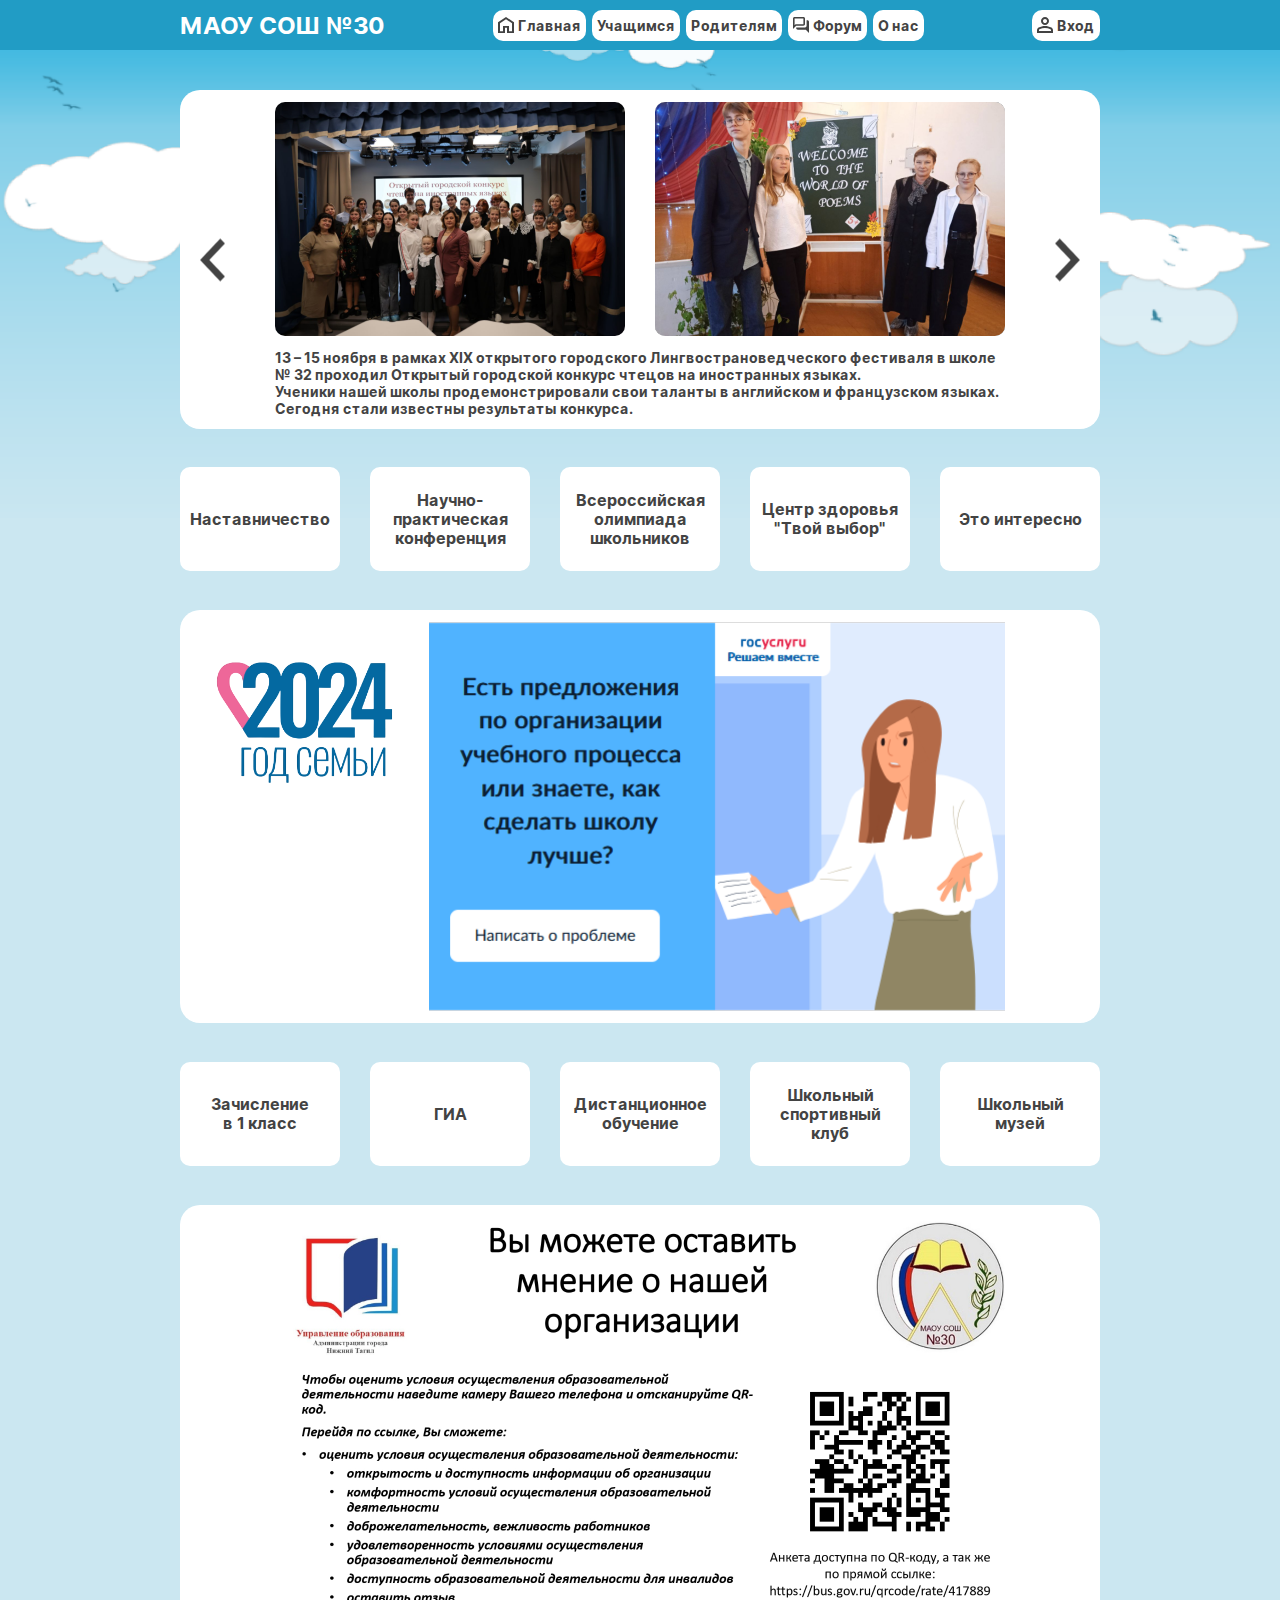
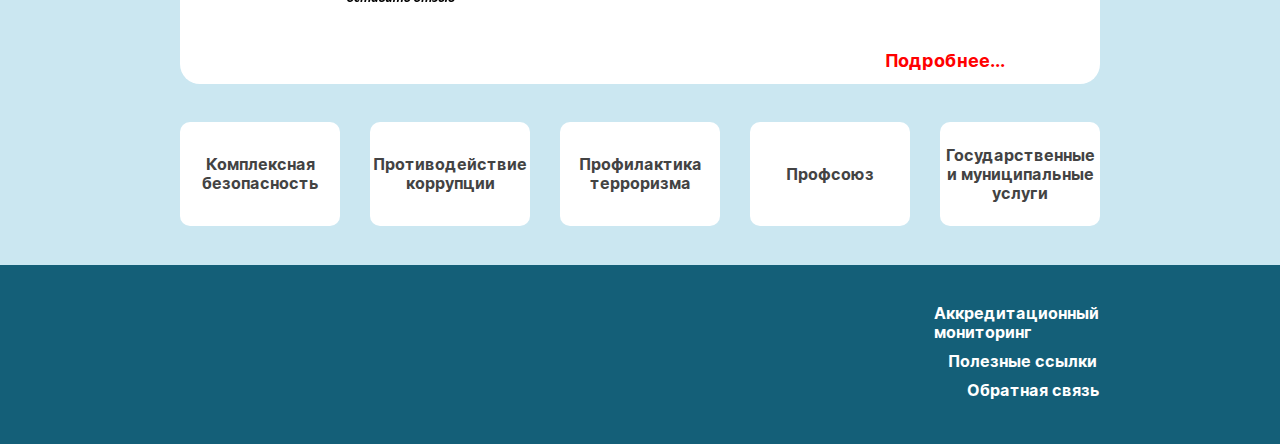
<file: index.html>
<!DOCTYPE html>
<html lang="en">
<head>
    <meta charset="UTF-8">
    <meta name="viewport" content="width=device-width, initial-scale=1.0">
    <title>Официальный сайт МАОУ СОШ №30</title>
    <link rel="stylesheet" href="./css/base.css">
    <link rel="stylesheet" href="./css/reset.css">
    <link rel="stylesheet" href="./css/blocks/header.css">
    <link rel="stylesheet" href="./css/blocks/home.css">
    <link rel="stylesheet" href="./css/blocks/footer.css">
    <link rel="stylesheet" href="./css/blocks/mobile-nav-button.css">
    <link rel="stylesheet" href="./css/blocks/mobile-nav.css">
    <link rel="stylesheet" href="./css/font/stylesheet.css">
</head>
<body>
    
    <header class="header">
        <div class="container">
            <div class="header-row">
                <div class="header-logo">МАОУ СОШ №30</div>
                <nav class="header-nav">
                    <ul>
                        <li>
                            <a href="#">
                                <img src="img/home.svg" alt="Home logo">Главная
                            </a>
                        </li>
                        <li><a href="students.html">Учащимся</a></li>
                        <li><a href="#">Родителям</a></li>
                        <li>
                            <a href="#">
                                <img src="img/chat.svg" alt="Forum logo">Форум
                            </a>
                        </li>
                        <li><a href="about.html">О нас</a></li>
                    </ul>
                </nav>
                <div class="header-login">
                    <a href="#">
                        <img src="img/user.svg" alt="Login logo">Вход
                    </a>
                </div>
                <button type="button" class="mobile-nav-button">
                    <span class="mobile-nav-button__icon"></span>
                </button>
            </div>
        </div>
    </header>

    <div class="mobile-nav">
        <nav class="mobile-nav-list">
            <ul>
                <li>
                    <a href="#">
                        <img src="img/home.svg" alt="Home logo">Главная
                    </a>
                </li>
                <li><a href="students.html">Учащимся</a></li>
                <li><a href="#">Родителям</a></li>
                <li>
                    <a href="#">
                        <img src="img/chat.svg" alt="Forum logo">Форум
                    </a>
                </li>
                <li><a href="about.html">О нас</a></li>
            </ul>
        </nav>

        <div class="mobile-login">
            <a href="#">
                <img src="img/user.svg" alt="Login logo">Вход
            </a>
        </div>
    </div>

    <main>
        <section class="home">
            <div class="container">
                <div class="home-content">
                    <div class="news">
                        <div class="news-scroll">
                            <img src="img/path-left.png" alt="Arrow-left">
                            <img src="img/path-right.png" alt="Arrow-right">
                        </div>
                        <div class="news-1">
                            <div class="news-photo">
                                <div class="photo-1">
                                    <img src="img/photo-1.png" alt="Photo-1">
                                </div>
                                <div class="photo-2">
                                    <img src="img/photo-2.png" alt="Photo-2">
                                </div>
                            </div>
                            <div class="news-text">
                                <p class="full-text">
                                    13 – 15 ноября в рамках XIX открытого городского Лингвострановедческого фестиваля в школе № 32 
                                    проходил Открытый городской конкурс чтецов на иностранных языках.<br> 
                                    Ученики нашей школы продемонстрировали свои таланты в английском и французском языках. 
                                    Сегодня стали известны результаты конкурса.
                                </p>
                                <p class="mobile-text">
                                    13 – 15 ноября в рамках XIX открытого городского Лингвострановедческого фестиваля в школе № 32 
                                    проходил Открытый городской конкурс чтецов на иностранных языках.
                                </p>
                            </div>
                        </div>
                    </div>
                    <div class="cards">
                        <ul>
                            <li><a href="#">Наставничество</a></li>
                            <li><a href="#">Научно-практическая конференция</a></li>
                            <li><a href="#">Всероссийская олимпиада школьников</a></li>
                            <li><a href="#">Центр здоровья "Твой выбор"</a></li>
                            <li><a href="#">Это интересно</a></li>
                        </ul>
                    </div>
                    <div class="gosuslugi">
                        <div class="gosuslugi-logo">
                            <img src="img/logo.png" alt="Gosuslugi logo">
                        </div>
                        <div class="gosuslugi-suggestion">
                            <img src="img/suggestion.png" alt="Gosuslugi suggestion">
                        </div>
                    </div>
                    <div class="cards-2">
                        <ul>
                            <li><a href="#">Зачисление<br> в 1 класс</a></li>
                            <li><a href="#">ГИА</a></li>
                            <li><a href="#">Дистанционное обучение</a></li>
                            <li><a href="#">Школьный спортивный<br> клуб</a></li>
                            <li><a href="#">Школьный<br> музей</a></li>
                        </ul>
                    </div>
                    <div class="review">
                        <div class="review-description">
                            <img src="img/review.png" alt="Review description">
                        </div>
                        <div class="review-more">
                            <a href="#">Подробнее...</a>
                        </div>
                    </div>
                    <div class="cards-3">
                        <ul>
                            <li><a href="#">Комплексная безопасность</a></li>
                            <li><a href="#">Противодействие коррупции</a></li>
                            <li><a href="#">Профилактика терроризма</a></li>
                            <li><a href="#">Профсоюз</a></li>
                            <li><a href="#">Государственные<br> и муниципальные услуги</a></li>
                        </ul>
                    </div>
                </div>
            </div>
            <div class="bg-img">
                <img src="./img/bg.png" alt="Background cover">
            </div>
        </section>
    </main>

    <footer class="footer">
        <div class="container">
            <div class="footer-content">
                <nav class="footer-nav">
                    <ul>
                        <li><a href="#">Аккредитационный<br> мониторинг</a></li>
                        <li><a href="#">Полезные ссылки</a></li>
                        <li><a href="#">Обратная связь</a></li>
                    </ul>
                </nav>
            </div>
        </div>
    </footer>

    <script src="./main.js"></script>

</body>
</html>
</file>
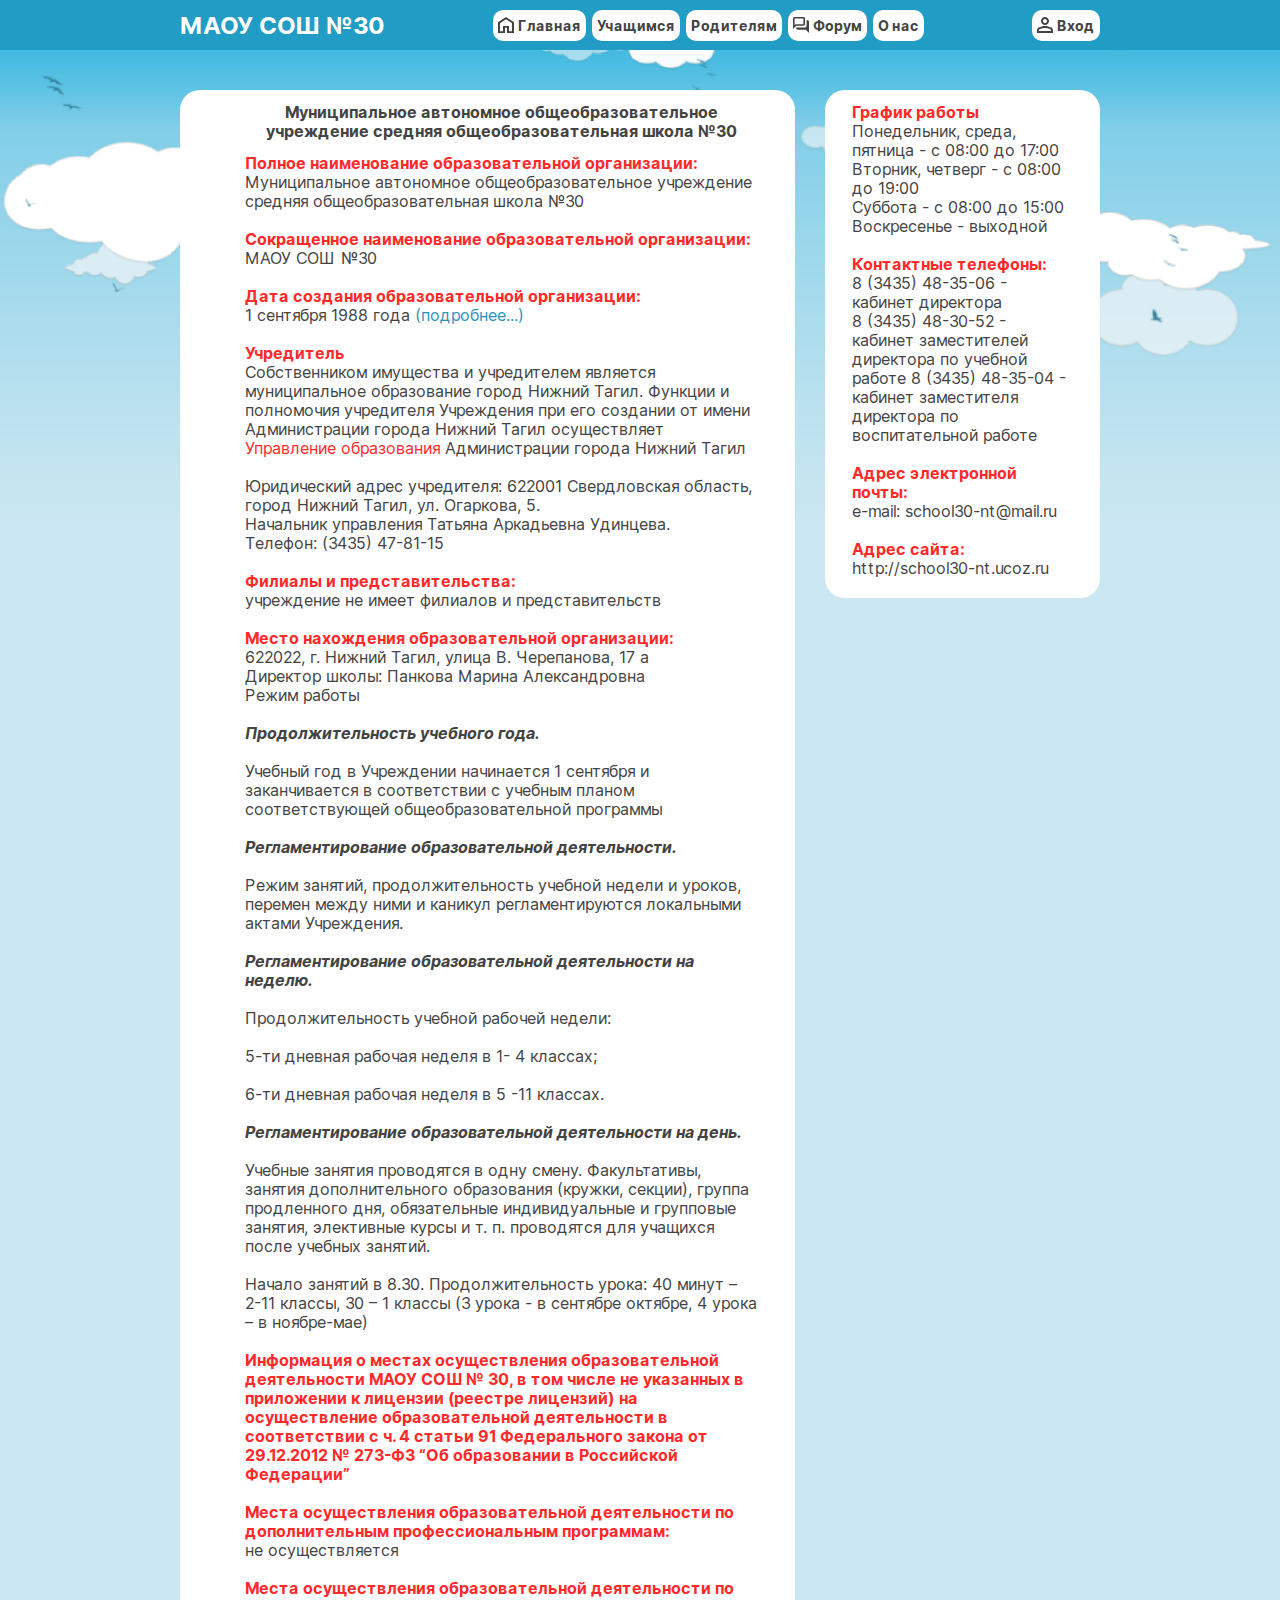
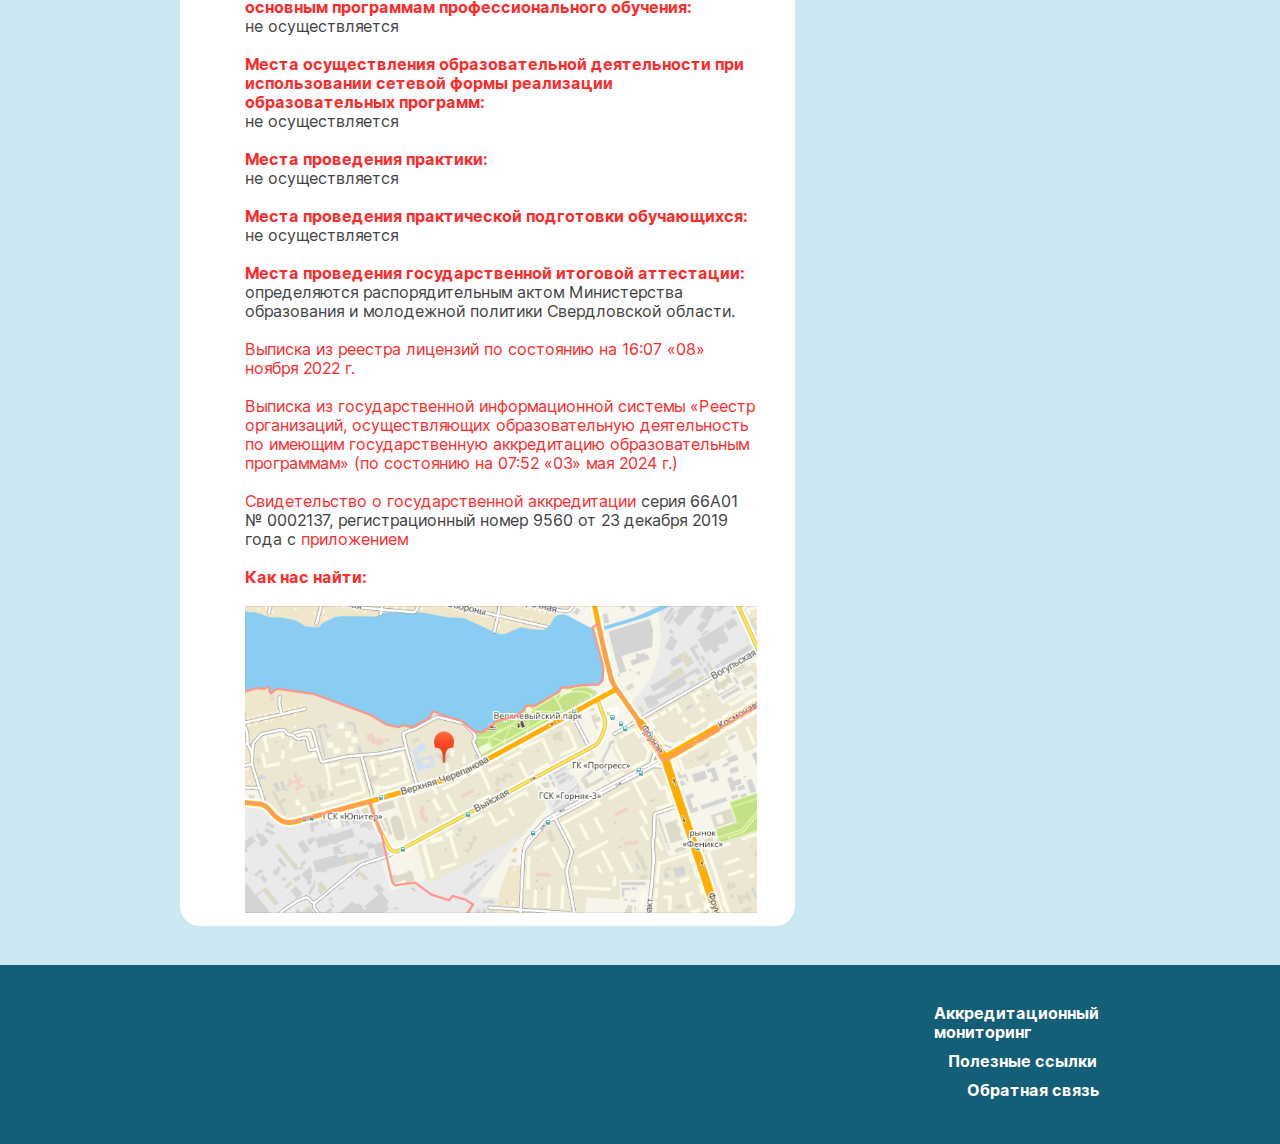
<file: about.html>
<!DOCTYPE html>
<html lang="en">
<head>
    <meta charset="UTF-8">
    <meta name="viewport" content="width=device-width, initial-scale=1.0">
    <title>О нас | Официальный сайт МАОУ СОШ №30</title>
    <link rel="stylesheet" href="./css/base.css">
    <link rel="stylesheet" href="./css/reset.css">
    <link rel="stylesheet" href="./css/blocks/header.css">
    <link rel="stylesheet" href="./css/blocks/about.css">
    <link rel="stylesheet" href="./css/blocks/footer.css">
    <link rel="stylesheet" href="./css/blocks/mobile-nav-button.css">
    <link rel="stylesheet" href="./css/blocks/mobile-nav.css">
    <link rel="stylesheet" href="./css/font/stylesheet.css">
</head>
<body>
    
    <header class="header">
        <div class="container">
            <div class="header-row">
                <div class="header-logo">МАОУ СОШ №30</div>
                <nav class="header-nav">
                    <ul>
                        <li>
                            <a href="index.html">
                                <img src="img/home.svg" alt="Home logo">Главная
                            </a>
                        </li>
                        <li><a href="students.html">Учащимся</a></li>
                        <li><a href="#">Родителям</a></li>
                        <li>
                            <a href="#">
                                <img src="img/chat.svg" alt="Forum logo">Форум
                            </a>
                        </li>
                        <li><a href="#">О нас</a></li>
                    </ul>
                </nav>
                <div class="header-login">
                    <a href="#">
                        <img src="img/user.svg" alt="Login logo">Вход
                    </a>
                </div>
                <button type="button" class="mobile-nav-button">
                    <span class="mobile-nav-button__icon"></span>
                </button>
            </div>
        </div>
    </header>

    <div class="mobile-nav">
        <nav class="mobile-nav-list">
            <ul>
                <li>
                    <a href="index.html">
                        <img src="img/home.svg" alt="Home logo">Главная
                    </a>
                </li>
                <li><a href="students.html">Учащимся</a></li>
                <li><a href="#">Родителям</a></li>
                <li>
                    <a href="#">
                        <img src="img/chat.svg" alt="Forum logo">Форум
                    </a>
                </li>
                <li><a href="#">О нас</a></li>
            </ul>
        </nav>

        <div class="mobile-login">
            <a href="#">
                <img src="img/user.svg" alt="Login logo">Вход
            </a>
        </div>
    </div>

    <main>
        <section class="about">
            <div class="container">
                <div class="about-content">
                    <div class="about-info">
                        <h1 class="info-heading">Муниципальное автономное общеобразовательное учреждение средняя общеобразовательная школа №30</h1>
                        <h2 class="subheading">Полное наименование образовательной организации:</h2>
                        <p>Муниципальное автономное общеобразовательное учреждение средняя общеобразовательная школа №30</p><br>
                        <h2 class="subheading">Сокращенное наименование образовательной организации: </h2>    
                        <p>МАОУ СОШ №30</p><br>
                        <h2 class="subheading">Дата создания образовательной организации:</h2>    
                        <p>
                            1 сентября 1988 года
                            <a class="links-2">
                                (подробнее...)
                            </a>
                        </p><br>
                        <h2 class="subheading">Учредитель</h2>
                        <p>
                            Собственником имущества и учредителем является муниципальное образование город Нижний Тагил. 
                            Функции и полномочия учредителя Учреждения при его создании от имени Администрации города Нижний Тагил осуществляет
                            <a class="links">Управление образования</a> Администрации города Нижний Тагил
                        </p><br>
                        <p>
                            Юридический адрес учредителя: 622001 Свердловская область, город Нижний Тагил, ул. Огаркова, 5.<br>
                            Начальник управления Татьяна Аркадьевна Удинцева.<br>
                            Телефон: (3435) 47-81-15
                        </p><br>
                        <h2 class="subheading">Филиалы и представительства:</h2>     
                        <p>учреждение не имеет филиалов и представительств</p><br>
                        <h2 class="subheading">Место нахождения образовательной организации:</h2>     
                        <p>
                            622022, г. Нижний Тагил, улица В. Черепанова, 17 а<br>
                            Директор школы: Панкова Марина Александровна<br>
                            Режим работы
                        </p><br>
                        <h1 class="heading">Продолжительность учебного года.</h1><br>
                        <p>Учебный год  в Учреждении начинается 1 сентября и заканчивается в соответствии с учебным планом соответствующей общеобразовательной программы</p><br>  
                        <h1 class="heading">Регламентирование образовательной деятельности.</h1><br>
                        <p>Режим занятий, продолжительность учебной недели и уроков, перемен между ними и каникул регламентируются локальными актами Учреждения.</p><br>
                        <h1 class="heading">Регламентирование образовательной деятельности на неделю.</h1><br>  
                        <p>
                            Продолжительность учебной рабочей недели:<br><br>
                            5-ти дневная рабочая неделя в 1- 4 классах;<br><br>
                            6-ти дневная рабочая неделя в 5 -11 классах.
                        </p><br>
                        <h1 class="heading">Регламентирование образовательной деятельности на день.</h1><br>
                        <p>
                            Учебные занятия проводятся в одну смену. Факультативы, занятия дополнительного образования (кружки, секции), группа продленного дня,
                            обязательные индивидуальные и групповые занятия, элективные курсы и т. п. проводятся для учащихся после учебных занятий.<br><br>
                            Начало занятий в 8.30. Продолжительность урока: 40 минут – 2-11 классы, 30 – 1 классы (3 урока - в сентябре октябре, 4 урока – в ноябре-мае)
                        </p><br>
                        <h2 class="subheading">
                            Информация о местах осуществления образовательной деятельности МАОУ СОШ № 30, в том числе не указанных в приложении к лицензии (реестре лицензий) 
                            на осуществление образовательной деятельности в соответствии с ч. 4 статьи 91 Федерального закона от 29.12.2012 № 273-ФЗ 
                            “Об образовании в Российской Федерации”
                        </h2><br>
                        <h2 class="subheading">Места осуществления образовательной деятельности по дополнительным профессиональным программам:</h2>
                        <p>не осуществляется</p><br>
                        <h2 class="subheading">Места осуществления образовательной деятельности по основным программам профессионального обучения:</h2>
                        <p>не осуществляется</p><br>
                        <h2 class="subheading">Места осуществления образовательной деятельности при использовании сетевой формы реализации образовательных программ:</h2>
                        <p>не осуществляется</p><br>
                        <h2 class="subheading">Места проведения практики:</h2>
                        <p>не осуществляется</p><br>
                        <h2 class="subheading">Места проведения практической подготовки обучающихся:</h2>
                        <p>не осуществляется</p><br>
                        <h2 class="subheading">Места проведения государственной итоговой аттестации:</h2>
                        <p>определяются распорядительным актом Министерства образования и молодежной политики Свердловской области.</p><br>
                        <a class="links">Выписка из реестра лицензий по состоянию на 16:07 «08» ноября 2022 г.</a><br><br>
                        <a class="links">
                            Выписка из государственной информационной системы «Реестр организаций, осуществляющих образовательную деятельность
                            по имеющим государственную аккредитацию образовательным программам» (по состоянию на 07:52 «03» мая 2024 г.)
                        </a><br><br>
                        <p><a class="links">Свидетельство о государственной аккредитации</a>
                        серия 66А01 № 0002137, регистрационный номер 9560  от 23 декабря 2019 года с
                        <a class="links">приложением</a></p><br>
                        <h2 class="subheading">Как нас найти:</h2><br>
                        <div class="info-address">
                            <img src="img/address.png" alt="Map">
                        </div>                           
                    </div>
                    <div class="about-data">
                        <h2 class="subheading">График работы</h2>
                        <p>
                            Понедельник, среда, пятница -  
                            с 08:00 до 17:00<br>
                            Вторник, четверг - 
                            с 08:00 до 19:00<br>
                            Суббота - 
                            с 08:00 до 15:00<br>
                            Воскресенье - выходной
                        </p><br>
                        <h2 class="subheading">Контактные телефоны:</h2>
                        <p>
                            8 (3435) 48-35-06 - кабинет директора<br>
                            8 (3435) 48-30-52 - кабинет заместителей директора по учебной работе
                            8 (3435) 48-35-04 - кабинет заместителя директора по воспитательной работе
                        </p><br>
                        <h2 class="subheading">Адрес электронной почты:</h2>
                        <p>е-mail: school30-nt@mail.ru</p><br>
                        <h2 class="subheading">Адрес сайта:</h2>
                        <p>http://school30-nt.ucoz.ru</p>
                    </div>
                </div>
            </div>
            <div class="bg-img">
                <img src="./img/bg.png" alt="Background cover">
            </div>
        </section>
    </main>

    <footer class="footer">
        <div class="container">
            <div class="footer-content">
                <nav class="footer-nav">
                    <ul>
                        <li><a href="#">Аккредитационный<br> мониторинг</a></li>
                        <li><a href="#">Полезные ссылки</a></li>
                        <li><a href="#">Обратная связь</a></li>
                    </ul>
                </nav>
            </div>
        </div>
    </footer>

    <script src="./main.js"></script>

</body>
</html>
</file>
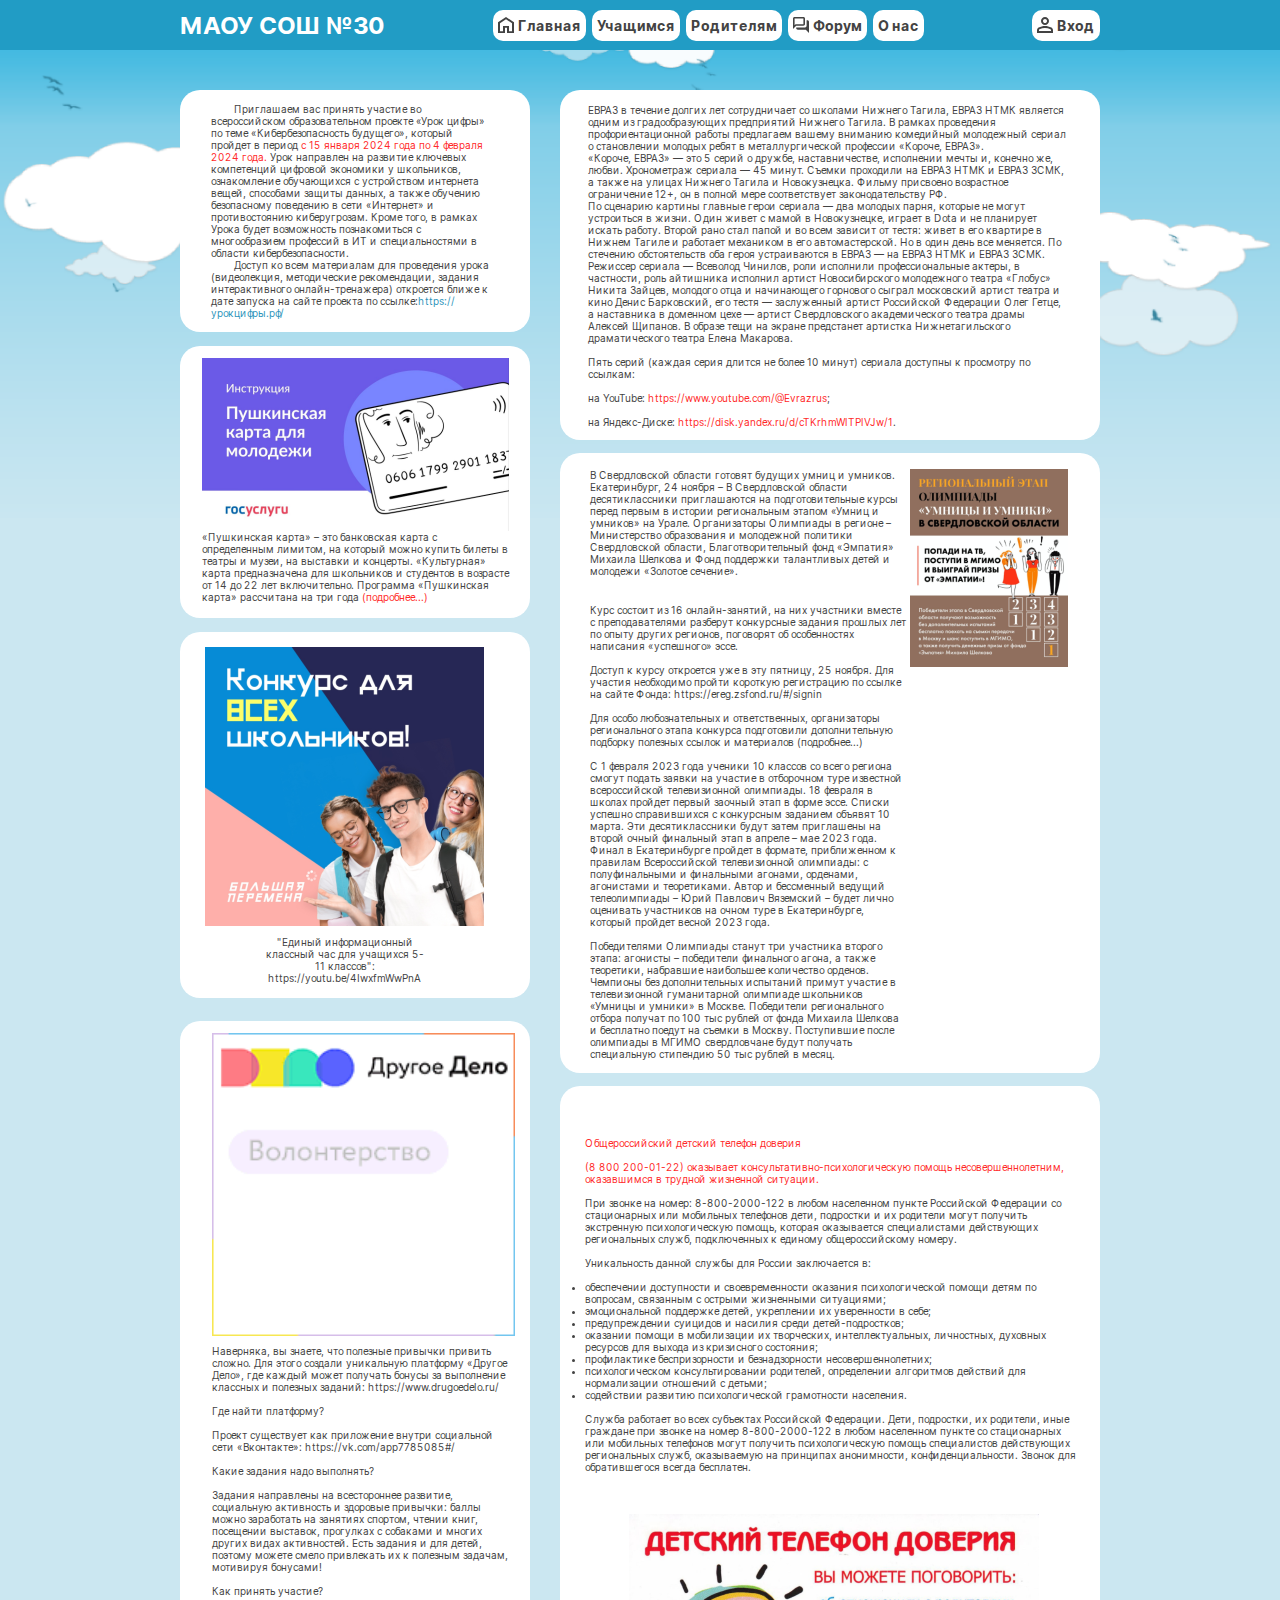
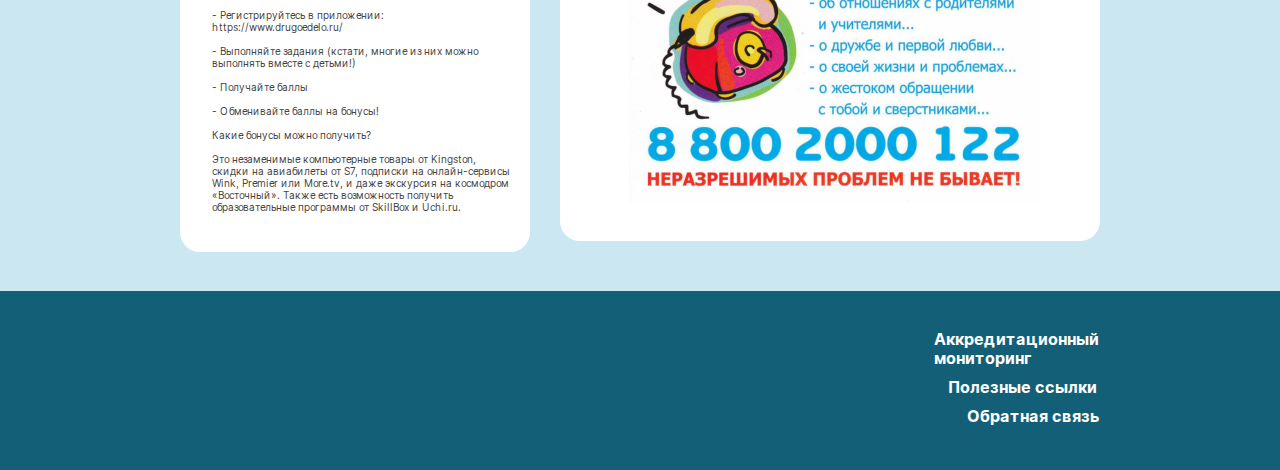
<file: students.html>
<!DOCTYPE html>
<html lang="en">
<head>
    <meta charset="UTF-8">
    <meta name="viewport" content="width=device-width, initial-scale=1.0">
    <title>Учащимся | Официальный сайт МАОУ СОШ №30</title>
    <link rel="stylesheet" href="./css/base.css">
    <link rel="stylesheet" href="./css/reset.css">
    <link rel="stylesheet" href="./css/blocks/header.css">
    <link rel="stylesheet" href="./css/blocks/students.css">
    <link rel="stylesheet" href="./css/blocks/footer.css">
    <link rel="stylesheet" href="./css/blocks/mobile-nav-button.css">
    <link rel="stylesheet" href="./css/blocks/mobile-nav.css">
    <link rel="stylesheet" href="./css/font/stylesheet.css">
</head>
<body>
    
    <header class="header">
        <div class="container">
            <div class="header-row">
                <div class="header-logo">МАОУ СОШ №30</div>
                <nav class="header-nav">
                    <ul>
                        <li>
                            <a href="index.html">
                                <img src="img/home.svg" alt="Home logo">Главная
                            </a>
                        </li>
                        <li><a href="#">Учащимся</a></li>
                        <li><a href="#">Родителям</a></li>
                        <li>
                            <a href="#">
                                <img src="img/chat.svg" alt="Forum logo">Форум
                            </a>
                        </li>
                        <li><a href="about.html">О нас</a></li>
                    </ul>
                </nav>
                <div class="header-login">
                    <a href="#">
                        <img src="img/user.svg" alt="Login logo">Вход
                    </a>
                </div>
                <button type="button" class="mobile-nav-button">
                    <span class="mobile-nav-button__icon"></span>
                </button>
            </div>
        </div>
    </header>

    <div class="mobile-nav">
        <nav class="mobile-nav-list">
            <ul>
                <li>
                    <a href="index.html">
                        <img src="img/home.svg" alt="Home logo">Главная
                    </a>
                </li>
                <li><a href="#">Учащимся</a></li>
                <li><a href="#">Родителям</a></li>
                <li>
                    <a href="#">
                        <img src="img/chat.svg" alt="Forum logo">Форум
                    </a>
                </li>
                <li><a href="about.html">О нас</a></li>
            </ul>
        </nav>

        <div class="mobile-login">
            <a href="#">
                <img src="img/user.svg" alt="Login logo">Вход
            </a>
        </div>
    </div>

    <main>
        <section class="students">
            <div class="container">
                <div class="students-content">
                    <div class="left-column">                 
                        <div class="promotion">
                            <p>Приглашаем вас принять участие во всероссийском образовательном проекте «Урок цифры» по теме «Кибербезопасность будущего», который пройдет в период <a class="links">с 15 января 2024 года по 4 февраля 2024 года.</a>
                            Урок направлен на развитие ключевых компетенций цифровой экономики у школьников, ознакомление обучающихся с устройством интернета вещей, способами защиты данных, а также обучению безопасному поведению в сети «Интернет» и противостоянию киберугрозам. Кроме того, в рамках Урока будет возможность познакомиться с многообразием профессий в ИТ и специальностями в области кибербезопасности.</p>
                            <h1>Доступ ко всем материалам для проведения урока (видеолекция, методические рекомендации, задания интерактивного онлайн-тренажера) откроется ближе к дате запуска на сайте проекта по ссылке:<a class="links-2">https://урокцифры.рф/</a></h1>
                        </div>
                        <div class="card">
                            <img src="img/card.png" alt="Card">
                            <p>«Пушкинская карта» – это банковская карта с определенным лимитом, на который можно купить билеты в театры и музеи, на выставки и концерты. «Культурная» карта предназначена для школьников и студентов в возрасте от 14 до 22 лет включительно. Программа «Пушкинская карта» рассчитана на три года <a class="links">(подробнее...)</a></p>
                        </div>
                        <div class="contest">
                            <div class="contest-cover">
                                <img src="img/contest.png" alt="Contest cover">
                            </div>
                            <div class="contest-text">
                                <p>"Единый информационный классный час для учащихся 5-11 классов": https://youtu.be/4IwxfmWwPnA</p>
                            </div>
                        </div>
                        <div class="platform">
                            <div class="platform-cover">
                                <img src="img/platform.gif" alt="Platform cover">
                            </div>
                            <div class="platform-text">
                                <p>Наверняка, вы знаете, что полезные привычки привить сложно. Для этого  создали уникальную платформу «Другое Дело», где каждый может получать бонусы за выполнение классных и полезных заданий: https://www.drugoedelo.ru/</p><br>
                                <p>Где найти  платформу?</p><br>
                                <p>Проект существует как приложение внутри социальной сети «Вконтакте»: https://vk.com/app7785085#/</p><br>
                                <p>Какие задания надо выполнять?</p><br>
                                <p>Задания направлены на всестороннее развитие, социальную активность и здоровые привычки: баллы можно заработать на занятиях спортом, чтении книг, посещении выставок, прогулках с собаками и многих других видах активностей. Есть задания и для детей, поэтому можете смело привлекать их к полезным задачам, мотивируя бонусами!</p><br>
                                <p>Как принять участие?</p><br>
                                <p>- Регистрируйтесь в приложении: https://www.drugoedelo.ru/</p><br>
                                <p>- Выполняйте задания (кстати, многие из них можно выполнять вместе с детьми!)</p><br>
                                <p>- Получайте баллы</p><br>
                                <p>- Обменивайте баллы на бонусы!</p><br>
                                <p>Какие бонусы можно получить?</p><br>
                                <p>Это незаменимые компьютерные товары от Kingston, скидки на авиабилеты от S7, подписки на онлайн-сервисы Wink, Premier или More.tv, и даже экскурсия на космодром «Восточный». Также есть возможность получить образовательные программы от SkillBox и Uchi.ru.</p><br>
                            </div>
                        </div>
                    </div>
                    <div class="right-column">
                        <div class="evraz">
                            <p>ЕВРАЗ в течение долгих лет сотрудничает со школами Нижнего Тагила, ЕВРАЗ НТМК является одним из градообразующих предприятий Нижнего Тагила. В рамках проведения профориентационной работы предлагаем вашему вниманию комедийный молодежный сериал о становлении молодых ребят в металлургической профессии «Короче, ЕВРАЗ».<br>
                            «Короче, ЕВРАЗ» — это 5 серий о дружбе, наставничестве, исполнении мечты и, конечно же, любви. Хронометраж сериала — 45 минут. Съемки проходили на ЕВРАЗ НТМК и ЕВРАЗ ЗСМК, а также на улицах Нижнего Тагила и Новокузнецка. Фильму присвоено возрастное ограничение 12+, он в полной мере соответствует законодательству РФ.<br>
                            По сценарию картины главные герои сериала — два молодых парня, которые не могут устроиться в жизни. Один живет с мамой в Новокузнецке, играет в Dota и не планирует искать работу. Второй рано стал папой и во всем зависит от тестя: живет в его квартире в Нижнем Тагиле и работает механиком в его автомастерской. Но в один день все меняется. По стечению обстоятельств оба героя устраиваются в ЕВРАЗ — на ЕВРАЗ НТМК и ЕВРАЗ ЗСМК.<br>
                            Режиссер сериала — Всеволод Чинилов, роли исполнили профессиональные актеры, в частности, роль айтишника исполнил артист Новосибирского молодежного театра «Глобус» Никита Зайцев, молодого отца и начинающего горнового сыграл московский артист театра и кино Денис Барковский, его тестя — заслуженный артист Российской Федерации Олег Гетце, а наставника в доменном цехе — артист Свердловского академического театра драмы Алексей Щипанов. В образе тещи на экране предстанет артистка Нижнетагильского драматического театра Елена Макарова.</p><br>
                            <p>Пять серий (каждая серия длится не более 10 минут)  сериала доступны к просмотру по ссылкам:</p><br>
                            <p>на YouTube:  <a class="links">https://www.youtube.com/@Evrazrus</a>;</p><br>
                            <p>на Яндекс-Диске:  <a class="links">https://disk.yandex.ru/d/cTKrhmWlTPlVJw/1</a>.</p>
                        </div>
                        <div class="olympics">
                            <div class="olympics-text">
                            <p class="olympics-ad">В Свердловской области готовят будущих умниц и умников. Екатеринбург, 24 ноября – В Свердловской области десятиклассники приглашаются 
                                на подготовительные курсы перед первым в истории региональным этапом «Умниц и умников» на Урале. 
                                Организаторы Олимпиады в регионе – Министерство образования и молодежной политики Свердловской области, 
                                Благотворительный фонд «Эмпатия» Михаила Шелкова и Фонд поддержки талантливых детей и молодежи «Золотое сечение».</p><br>
                            <p>Курс состоит из 16 онлайн-занятий, на них участники вместе с преподавателями разберут конкурсные задания прошлых лет по опыту других регионов, 
                                поговорят об особенностях написания «успешного» эссе.</p><br>
                            <p>Доступ к курсу откроется уже в эту пятницу, 25 ноября. Для участия необходимо пройти короткую регистрацию по ссылке на сайте Фонда: 
                                https://ereg.zsfond.ru/#/signin</p><br>
                            <p>Для особо любознательных и ответственных, организаторы регионального этапа конкурса подготовили дополнительную подборку полезных ссылок и 
                                материалов (подробнее...)</p><br>
                            <p>С 1 февраля 2023 года ученики 10 классов со всего региона смогут подать заявки на участие в отборочном туре известной всероссийской телевизионной 
                                олимпиады. 18 февраля в школах пройдет первый заочный этап в форме эссе. Списки успешно справившихся с конкурсным заданием объявят 10 марта. 
                                Эти десятиклассники будут затем приглашены на второй очный финальный этап в апреле – мае 2023 года. Финал в Екатеринбурге пройдет в формате, 
                                приближенном к правилам Всероссийской телевизионной олимпиады: с полуфинальными и финальными агонами, орденами, агонистами и теоретиками. 
                                Автор и бессменный ведущий телеолимпиады – Юрий Павлович Вяземский – будет лично оценивать участников на очном туре в Екатеринбурге, 
                                который пройдет весной 2023 года.</p><br>
                            <p>Победителями Олимпиады станут три участника второго этапа: агонисты – победители финального агона, а также теоретики, 
                                набравшие наибольшее количество орденов. Чемпионы без дополнительных испытаний примут участие в телевизионной гуманитарной олимпиаде школьников 
                                «Умницы и умники» в Москве. Победители регионального отбора получат по 100 тыс рублей от фонда Михаила Шелкова и бесплатно поедут на съемки в Москву. 
                                Поступившие после олимпиады в МГИМО свердловчане будут получать специальную стипендию 50 тыс рублей в месяц.</p>
                            </div>
                            <div class="olympics-cover">
                                <img src="img/olympic.png" alt="Olympic cover">
                            </div>
                        </div>
                        <div class="support">
                            <div class="support-text">
                                <a class="links">Общероссийский детский телефон доверия</a><br><br>
                                <a class="links">(8 800 200-01-22)  оказывает консультативно-психологическую помощь несовершеннолетним, оказавшимся в трудной жизненной ситуации.</a><br><br>
                                <p>При звонке на номер: 8-800-2000-122 в любом населенном пункте Российской Федерации со стационарных или мобильных телефонов дети, подростки и их родители могут получить экстренную психологическую помощь, которая оказывается специалистами действующих региональных служб, подключенных к единому общероссийскому номеру.</p><br>
                                <p>Уникальность данной службы для России заключается в:</p><br>
                                <li>обеспечении доступности и своевременности оказания психологической помощи  детям по вопросам,  связанным с острыми жизненными ситуациями;</li>
                                <li>эмоциональной поддержке детей, укреплении их уверенности в себе;</li>
                                <li>предупреждении суицидов и насилия среди детей-подростков;</li>
                                <li>оказании помощи в мобилизации их творческих, интеллектуальных, личностных, духовных ресурсов для выхода из кризисного состояния;</li>
                                <li>профилактике беспризорности и безнадзорности несовершеннолетних;</li>
                                <li>психологическом консультировании родителей, определении алгоритмов действий для нормализации отношений с детьми;</li>
                                <li>содействии развитию психологической грамотности населения.</li><br>
                                <p>Служба работает во всех субъектах Российской Федерации. Дети, подростки, их родители, иные граждане при звонке на номер 8-800-2000-122 в любом населенном пункте со стационарных или мобильных телефонов могут получить психологическую помощь специалистов действующих региональных служб, оказываемую на принципах анонимности, конфиденциальности. Звонок для обратившегося всегда бесплатен.</p>
                            </div>
                            <div class="support-cover">
                                <img src="img/support.png" alt="Support cover">
                            </div>
                        </div>
                    </div>
                </div>
                <div class="students-mobile-content">
                    <div class="promotion">
                        <p>Приглашаем вас принять участие во всероссийском образовательном проекте «Урок цифры» по теме «Кибербезопасность будущего», который пройдет в период <a class="links">с 15 января 2024 года по 4 февраля 2024 года.</a>
                        Урок направлен на развитие ключевых компетенций цифровой экономики у школьников, ознакомление обучающихся с устройством интернета вещей, способами защиты данных, а также обучению безопасному поведению в сети «Интернет» и противостоянию киберугрозам. Кроме того, в рамках Урока будет возможность познакомиться с многообразием профессий в ИТ и специальностями в области кибербезопасности.</p>
                        <h1>Доступ ко всем материалам для проведения урока (видеолекция, методические рекомендации, задания интерактивного онлайн-тренажера) откроется ближе к дате запуска на сайте проекта по ссылке:<a class="links-2">https://урокцифры.рф/</a></h1>
                    </div>
                    <div class="evraz">
                        <p>ЕВРАЗ в течение долгих лет сотрудничает со школами Нижнего Тагила, ЕВРАЗ НТМК является одним из градообразующих предприятий Нижнего Тагила. В рамках проведения профориентационной работы предлагаем вашему вниманию комедийный молодежный сериал о становлении молодых ребят в металлургической профессии «Короче, ЕВРАЗ».<br>
                        «Короче, ЕВРАЗ» — это 5 серий о дружбе, наставничестве, исполнении мечты и, конечно же, любви. Хронометраж сериала — 45 минут. Съемки проходили на ЕВРАЗ НТМК и ЕВРАЗ ЗСМК, а также на улицах Нижнего Тагила и Новокузнецка. Фильму присвоено возрастное ограничение 12+, он в полной мере соответствует законодательству РФ.<br>
                        По сценарию картины главные герои сериала — два молодых парня, которые не могут устроиться в жизни. Один живет с мамой в Новокузнецке, играет в Dota и не планирует искать работу. Второй рано стал папой и во всем зависит от тестя: живет в его квартире в Нижнем Тагиле и работает механиком в его автомастерской. Но в один день все меняется. По стечению обстоятельств оба героя устраиваются в ЕВРАЗ — на ЕВРАЗ НТМК и ЕВРАЗ ЗСМК.<br>
                        Режиссер сериала — Всеволод Чинилов, роли исполнили профессиональные актеры, в частности, роль айтишника исполнил артист Новосибирского молодежного театра «Глобус» Никита Зайцев, молодого отца и начинающего горнового сыграл московский артист театра и кино Денис Барковский, его тестя — заслуженный артист Российской Федерации Олег Гетце, а наставника в доменном цехе — артист Свердловского академического театра драмы Алексей Щипанов. В образе тещи на экране предстанет артистка Нижнетагильского драматического театра Елена Макарова.</p><br>
                        <p>Пять серий (каждая серия длится не более 10 минут)  сериала доступны к просмотру по ссылкам:</p><br>
                        <p>на YouTube:  <a class="links">https://www.youtube.com/@Evrazrus</a>;</p><br>
                        <p>на Яндекс-Диске:  <a class="links">https://disk.yandex.ru/d/cTKrhmWlTPlVJw/1</a>.</p>
                    </div>
                    <div class="card">
                        <img src="img/card.png" alt="Card">
                        <p>«Пушкинская карта» – это банковская карта с определенным лимитом, на который можно купить билеты в театры и музеи, на выставки и концерты. «Культурная» карта предназначена для школьников и студентов в возрасте от 14 до 22 лет включительно. Программа «Пушкинская карта» рассчитана на три года <a class="links">(подробнее...)</a></p>
                    </div>
                    <div class="olympics">
                        <div class="olympics-cover">
                            <img src="img/olympic.png" alt="Olympic cover">
                        </div>
                        <div class="olympics-text">
                            <p class="olympics-ad">В Свердловской области готовят будущих умниц и умников. Екатеринбург, 24 ноября – В Свердловской области десятиклассники приглашаются 
                                на подготовительные курсы перед первым в истории региональным этапом «Умниц и умников» на Урале. 
                                Организаторы Олимпиады в регионе – Министерство образования и молодежной политики Свердловской области, 
                                Благотворительный фонд «Эмпатия» Михаила Шелкова и Фонд поддержки талантливых детей и молодежи «Золотое сечение».</p><br>
                            <p>Курс состоит из 16 онлайн-занятий, на них участники вместе с преподавателями разберут конкурсные задания прошлых лет по опыту других регионов, 
                                поговорят об особенностях написания «успешного» эссе.</p><br>
                            <p>Доступ к курсу откроется уже в эту пятницу, 25 ноября. Для участия необходимо пройти короткую регистрацию по ссылке на сайте Фонда: 
                                https://ereg.zsfond.ru/#/signin</p><br>
                            <p>Для особо любознательных и ответственных, организаторы регионального этапа конкурса подготовили дополнительную подборку полезных ссылок и 
                                материалов (подробнее...)</p><br>
                            <p>С 1 февраля 2023 года ученики 10 классов со всего региона смогут подать заявки на участие в отборочном туре известной всероссийской телевизионной 
                                олимпиады. 18 февраля в школах пройдет первый заочный этап в форме эссе. Списки успешно справившихся с конкурсным заданием объявят 10 марта. 
                                Эти десятиклассники будут затем приглашены на второй очный финальный этап в апреле – мае 2023 года. Финал в Екатеринбурге пройдет в формате, 
                                приближенном к правилам Всероссийской телевизионной олимпиады: с полуфинальными и финальными агонами, орденами, агонистами и теоретиками. 
                                Автор и бессменный ведущий телеолимпиады – Юрий Павлович Вяземский – будет лично оценивать участников на очном туре в Екатеринбурге, 
                                который пройдет весной 2023 года.</p><br>
                            <p>Победителями Олимпиады станут три участника второго этапа: агонисты – победители финального агона, а также теоретики, 
                                набравшие наибольшее количество орденов. Чемпионы без дополнительных испытаний примут участие в телевизионной гуманитарной олимпиаде школьников 
                                «Умницы и умники» в Москве. Победители регионального отбора получат по 100 тыс рублей от фонда Михаила Шелкова и бесплатно поедут на съемки в Москву. 
                                Поступившие после олимпиады в МГИМО свердловчане будут получать специальную стипендию 50 тыс рублей в месяц.</p>
                            </div>
                    </div>
                    <div class="contest">
                        <div class="contest-cover">
                            <img src="img/contest.png" alt="Contest cover">
                        </div>
                        <div class="contest-text">
                            <p>"Единый информационный классный час для учащихся 5-11 классов": https://youtu.be/4IwxfmWwPnA</p>
                        </div>
                    </div>
                    <div class="platform">
                        <div class="platform-cover">
                            <img src="img/platform.gif" alt="Platform cover">
                        </div>
                        <div class="platform-text">
                            <p>Наверняка, вы знаете, что полезные привычки привить сложно. Для этого  создали уникальную платформу «Другое Дело», где каждый может получать бонусы за выполнение классных и полезных заданий: https://www.drugoedelo.ru/</p><br>
                            <p>Где найти  платформу?</p><br>
                            <p>Проект существует как приложение внутри социальной сети «Вконтакте»: https://vk.com/app7785085#/</p><br>
                            <p>Какие задания надо выполнять?</p><br>
                            <p>Задания направлены на всестороннее развитие, социальную активность и здоровые привычки: баллы можно заработать на занятиях спортом, чтении книг, посещении выставок, прогулках с собаками и многих других видах активностей. Есть задания и для детей, поэтому можете смело привлекать их к полезным задачам, мотивируя бонусами!</p><br>
                            <p>Как принять участие?</p><br>
                            <p>- Регистрируйтесь в приложении: https://www.drugoedelo.ru/</p><br>
                            <p>- Выполняйте задания (кстати, многие из них можно выполнять вместе с детьми!)</p><br>
                            <p>- Получайте баллы</p><br>
                            <p>- Обменивайте баллы на бонусы!</p><br>
                            <p>Какие бонусы можно получить?</p><br>
                            <p>Это незаменимые компьютерные товары от Kingston, скидки на авиабилеты от S7, подписки на онлайн-сервисы Wink, Premier или More.tv, и даже экскурсия на космодром «Восточный». Также есть возможность получить образовательные программы от SkillBox и Uchi.ru.</p><br>
                        </div>
                    </div>
                    <div class="support">
                        <div class="support-text">
                            <a class="links">Общероссийский детский телефон доверия</a><br><br>
                            <a class="links">(8 800 200-01-22)  оказывает консультативно-психологическую помощь несовершеннолетним, оказавшимся в трудной жизненной ситуации.</a><br><br>
                            <p>При звонке на номер: 8-800-2000-122 в любом населенном пункте Российской Федерации со стационарных или мобильных телефонов дети, подростки и их родители могут получить экстренную психологическую помощь, которая оказывается специалистами действующих региональных служб, подключенных к единому общероссийскому номеру.</p><br>
                            <p>Уникальность данной службы для России заключается в:</p><br>
                            <li>обеспечении доступности и своевременности оказания психологической помощи  детям по вопросам,  связанным с острыми жизненными ситуациями;</li>
                            <li>эмоциональной поддержке детей, укреплении их уверенности в себе;</li>
                            <li>предупреждении суицидов и насилия среди детей-подростков;</li>
                            <li>оказании помощи в мобилизации их творческих, интеллектуальных, личностных, духовных ресурсов для выхода из кризисного состояния;</li>
                            <li>профилактике беспризорности и безнадзорности несовершеннолетних;</li>
                            <li>психологическом консультировании родителей, определении алгоритмов действий для нормализации отношений с детьми;</li>
                            <li>содействии развитию психологической грамотности населения.</li><br>
                            <p>Служба работает во всех субъектах Российской Федерации. Дети, подростки, их родители, иные граждане при звонке на номер 8-800-2000-122 в любом населенном пункте со стационарных или мобильных телефонов могут получить психологическую помощь специалистов действующих региональных служб, оказываемую на принципах анонимности, конфиденциальности. Звонок для обратившегося всегда бесплатен.</p>
                        </div>
                        <div class="support-cover">
                            <img src="img/support.png" alt="Support cover">
                        </div>
                    </div>
                </div>
            </div>
            <div class="bg-img">
                <img src="./img/bg.png" alt="Background cover">
            </div>
        </section>
    </main>

    <footer class="footer">
        <div class="container">
            <div class="footer-content">
                <nav class="footer-nav">
                    <ul>
                        <li><a href="#">Аккредитационный<br> мониторинг</a></li>
                        <li><a href="#">Полезные ссылки</a></li>
                        <li><a href="#">Обратная связь</a></li>
                    </ul>
                </nav>
            </div>
        </div>
    </footer>

    <script src="./main.js"></script>

</body>
</html>
</file>
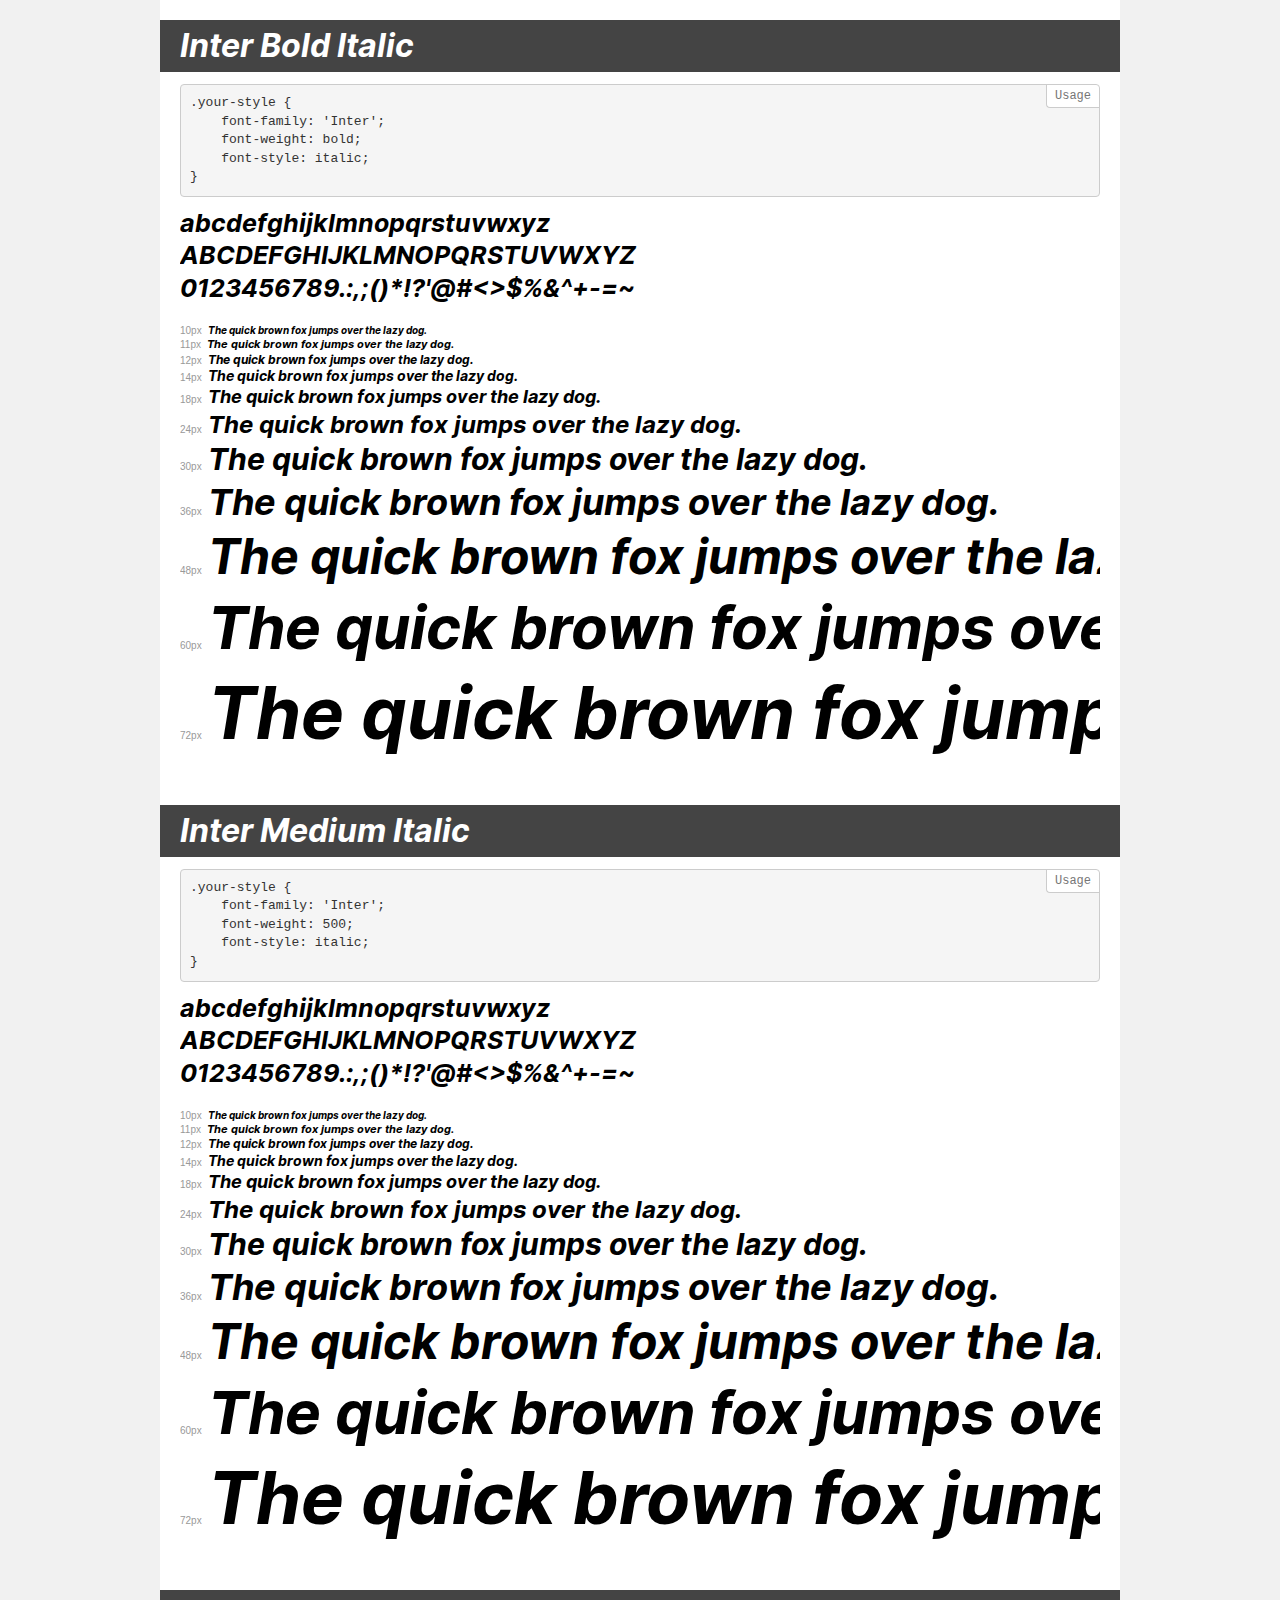
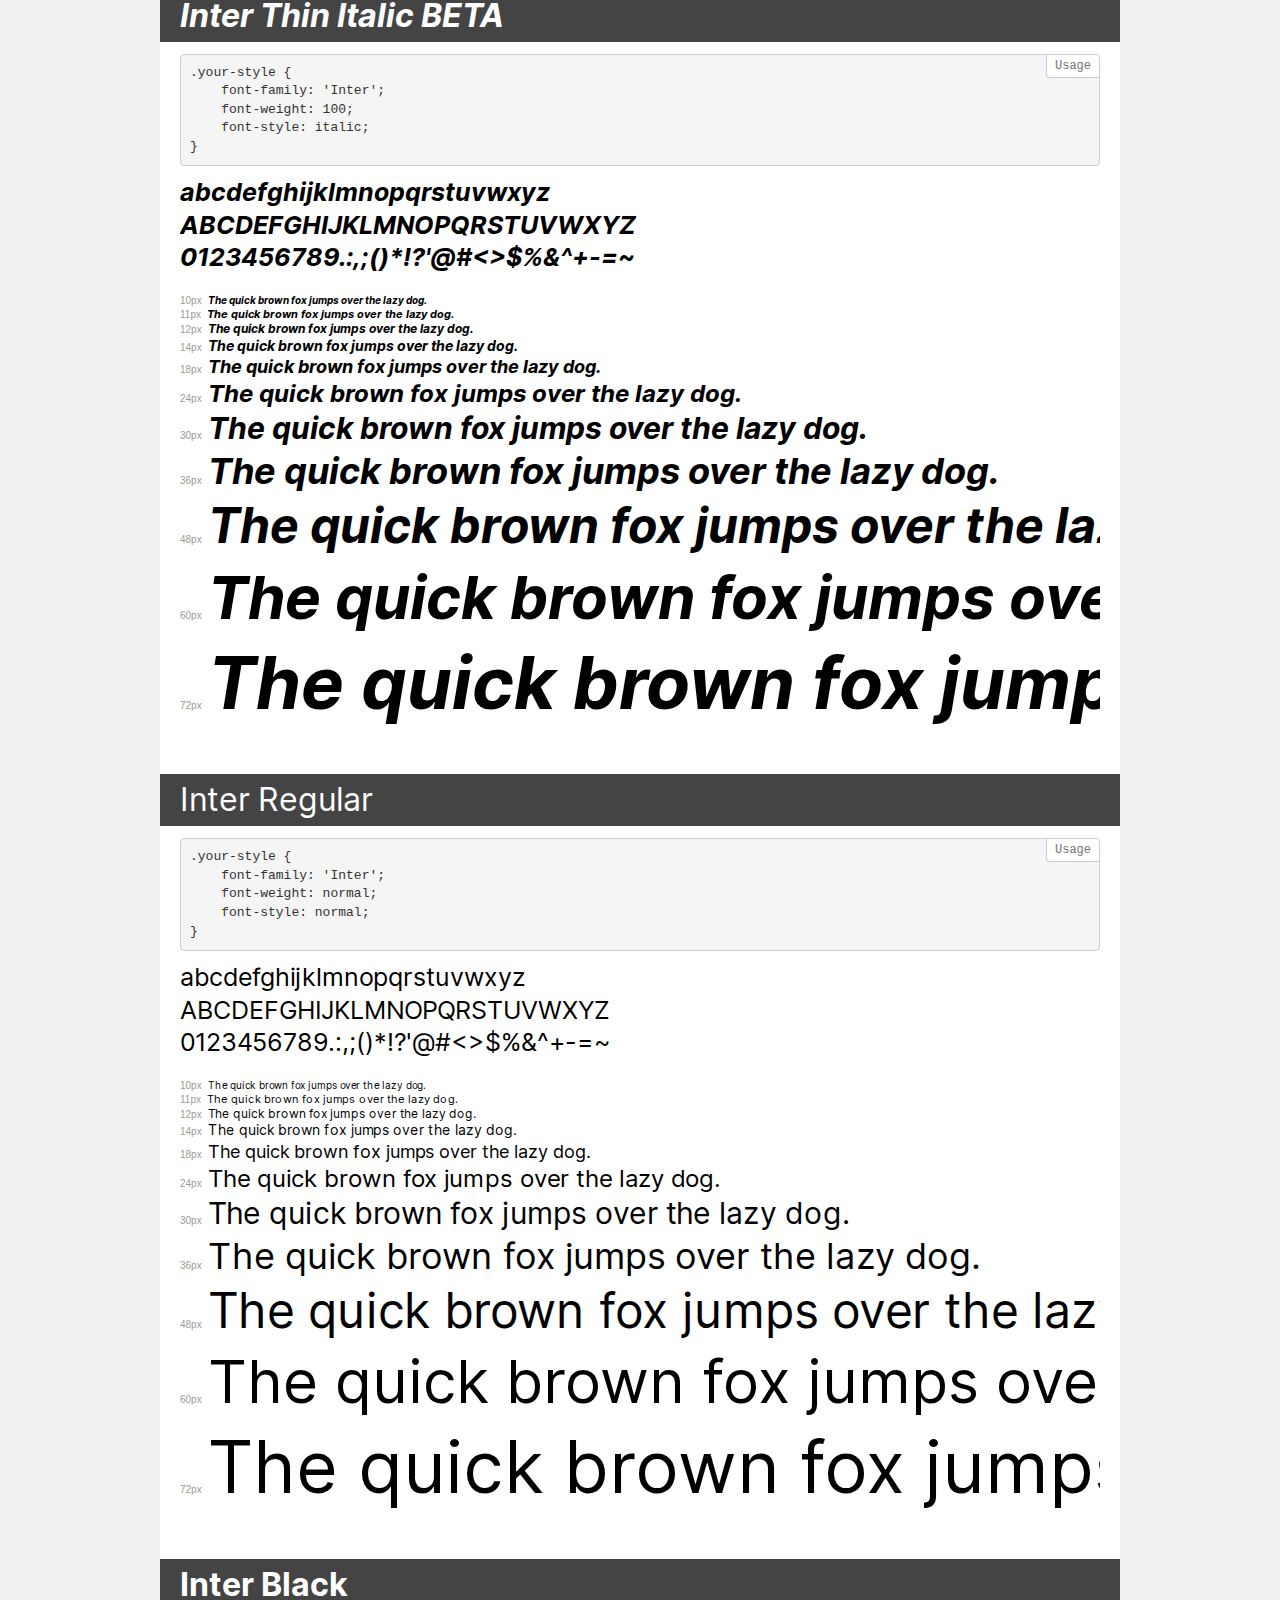
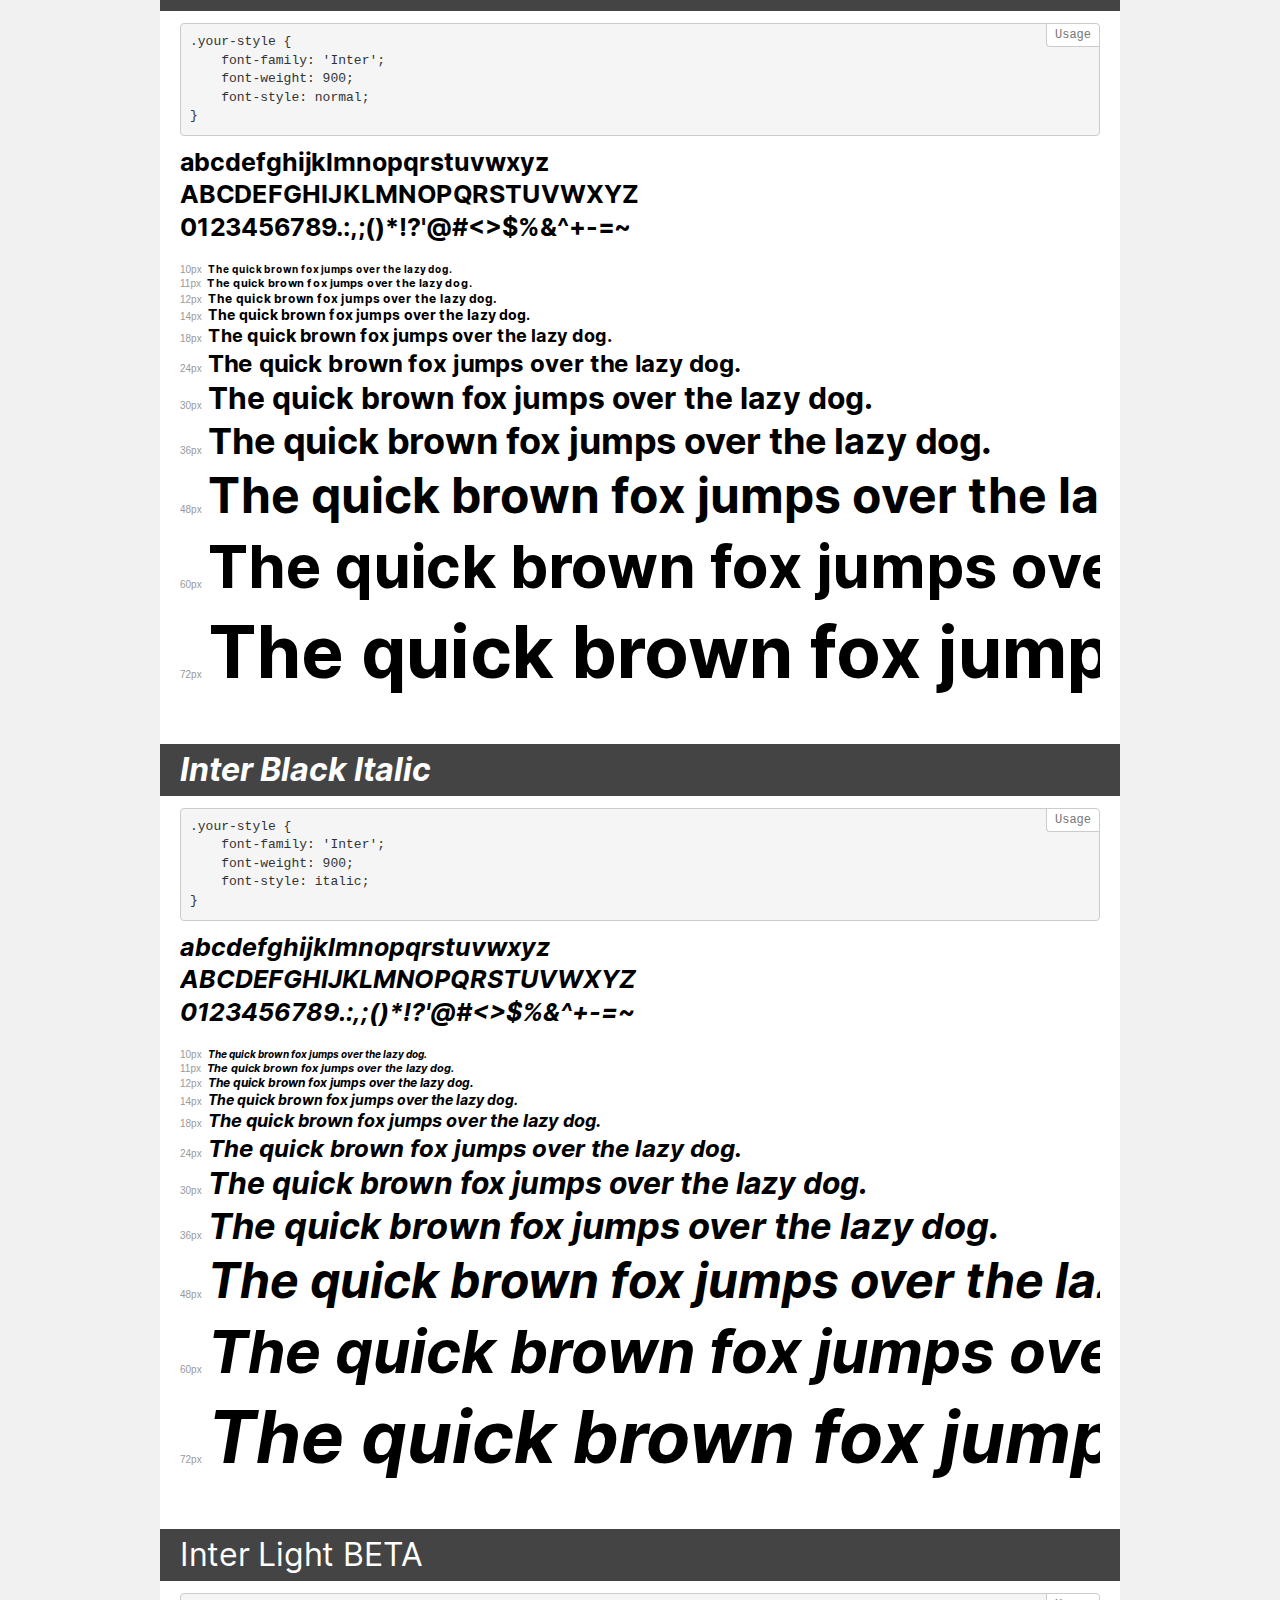
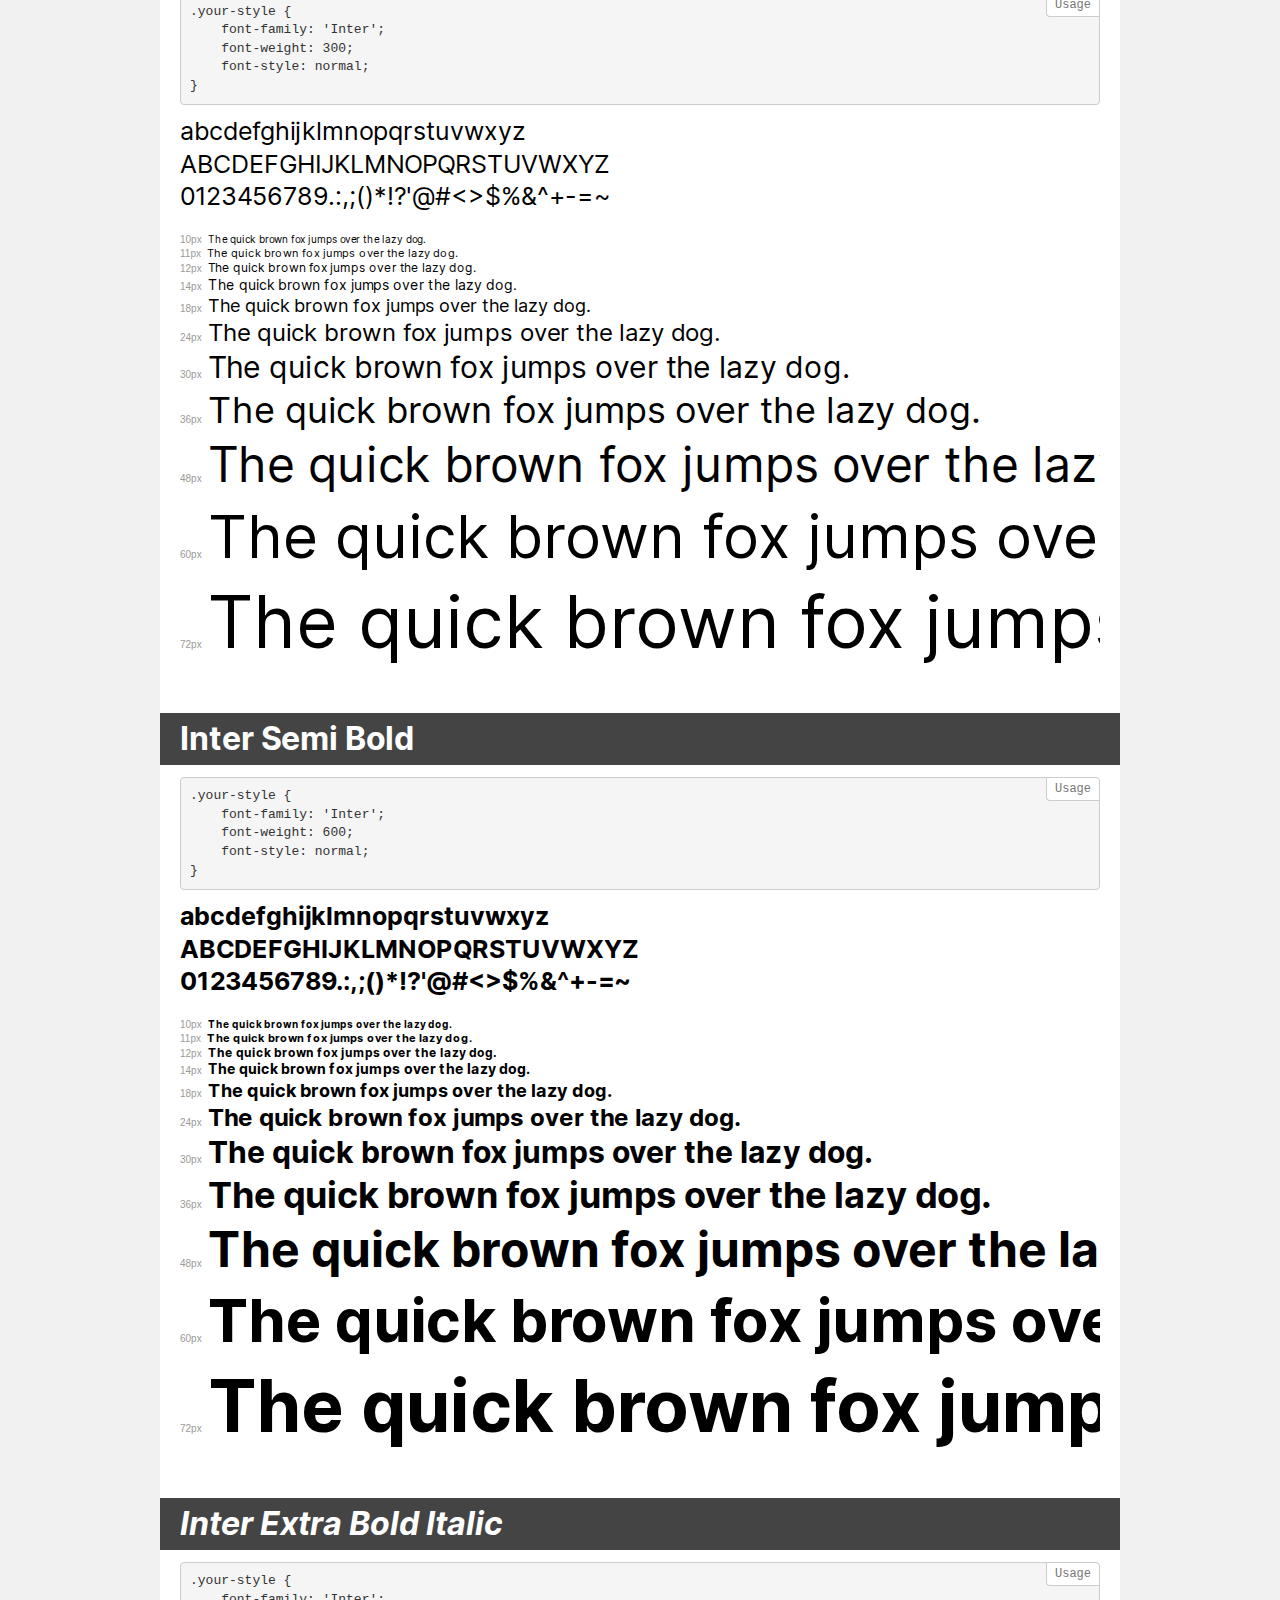
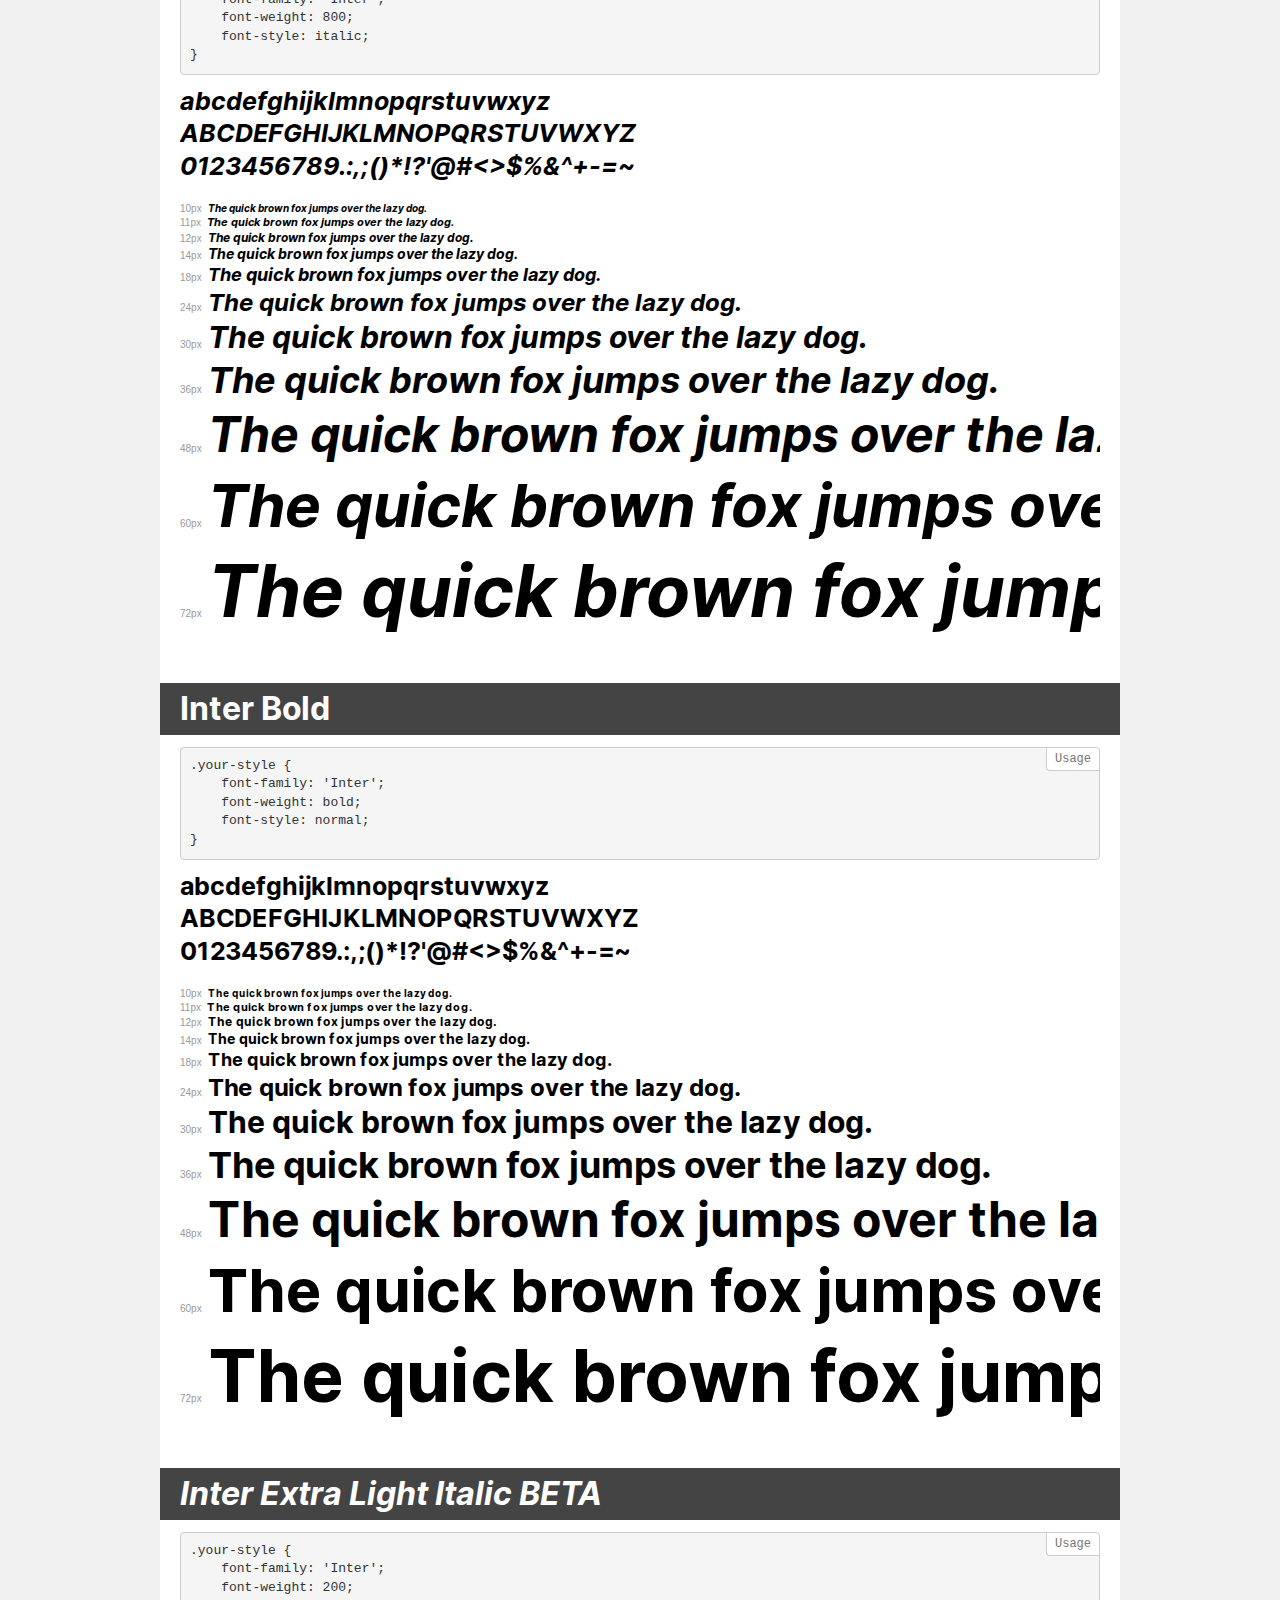
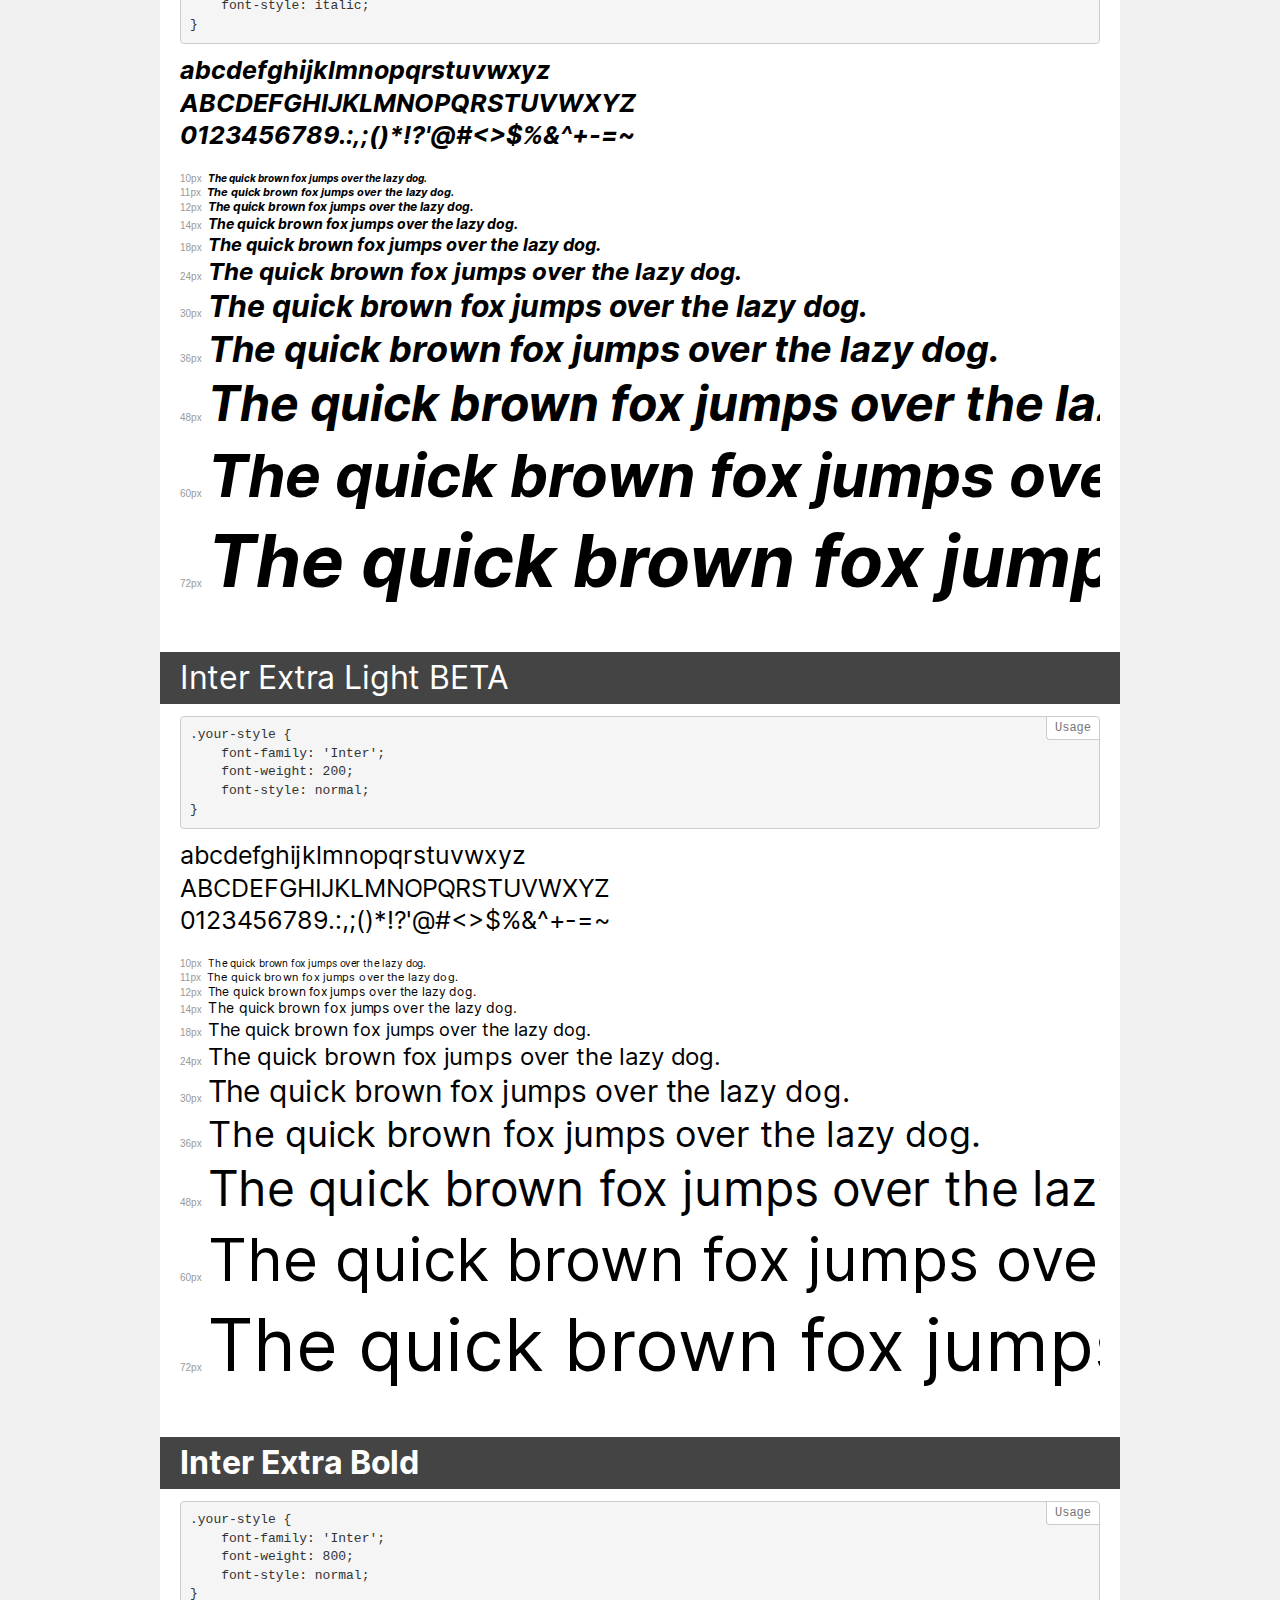
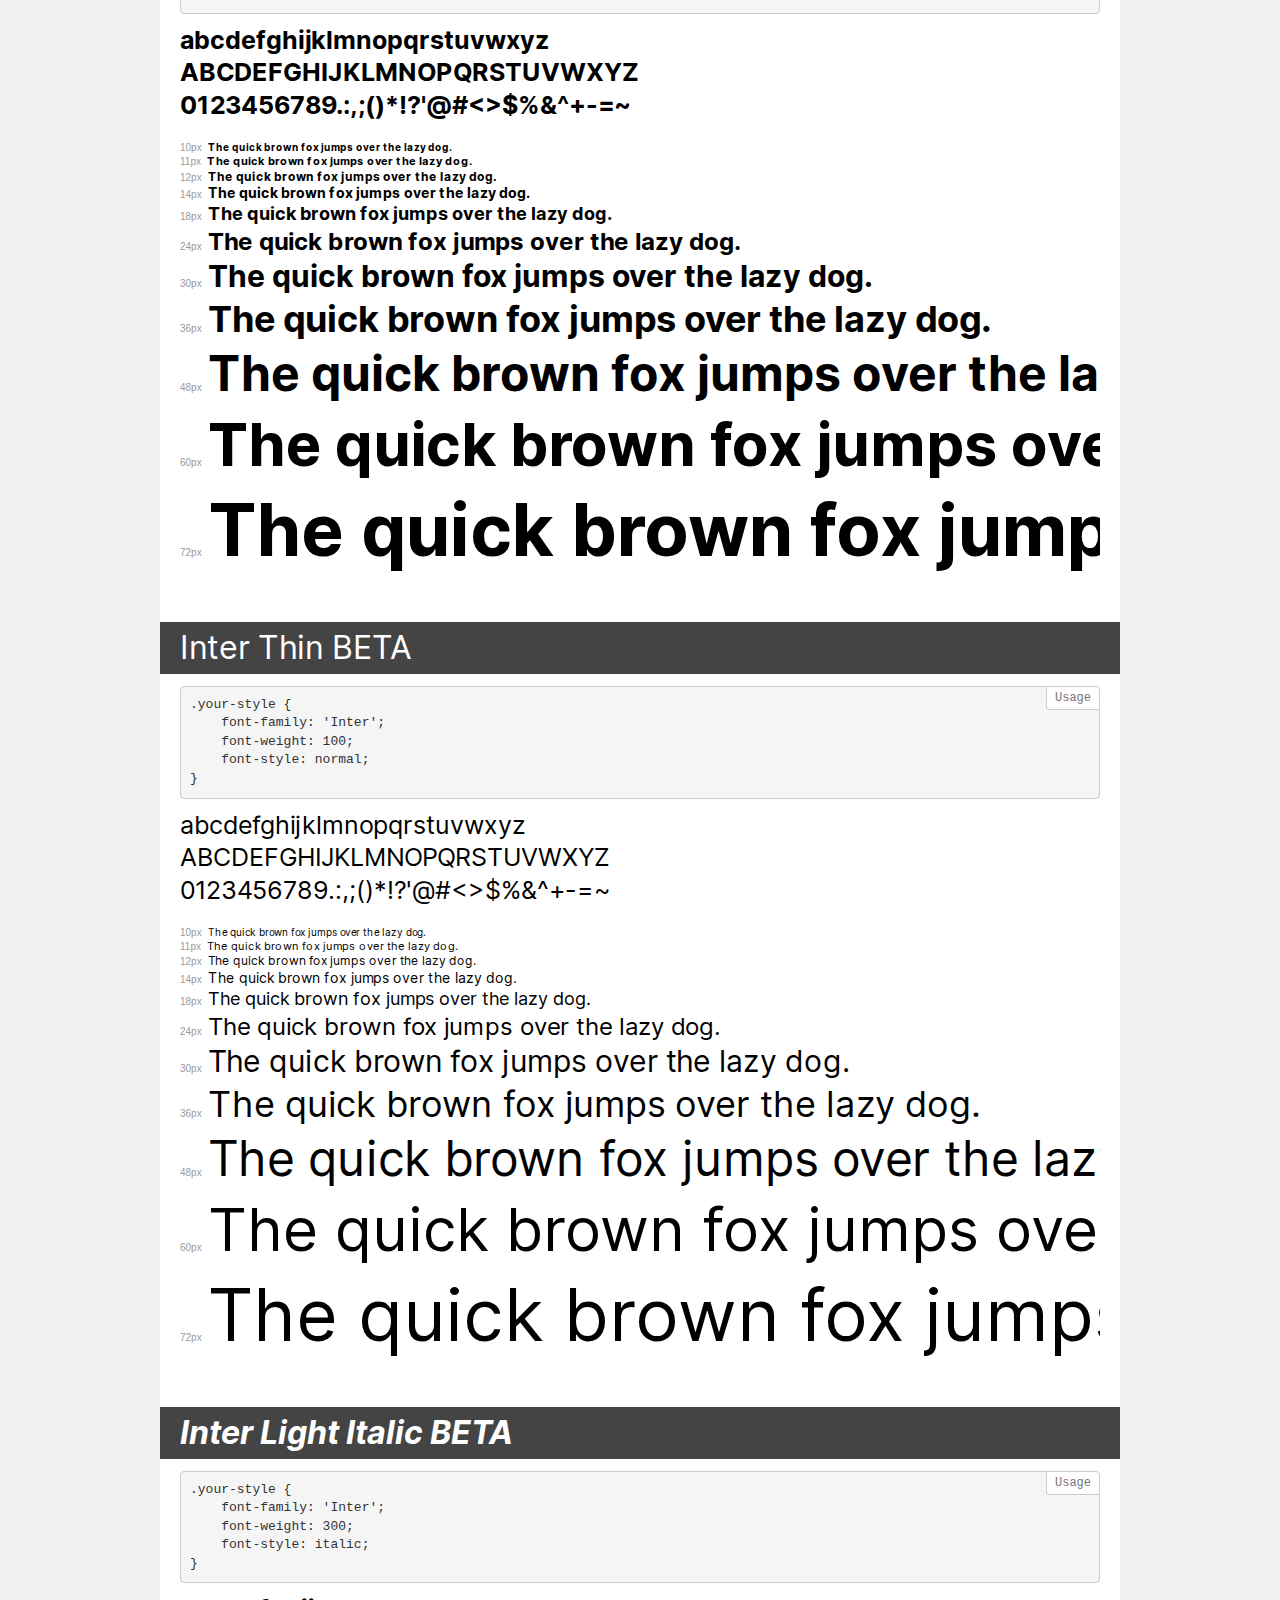
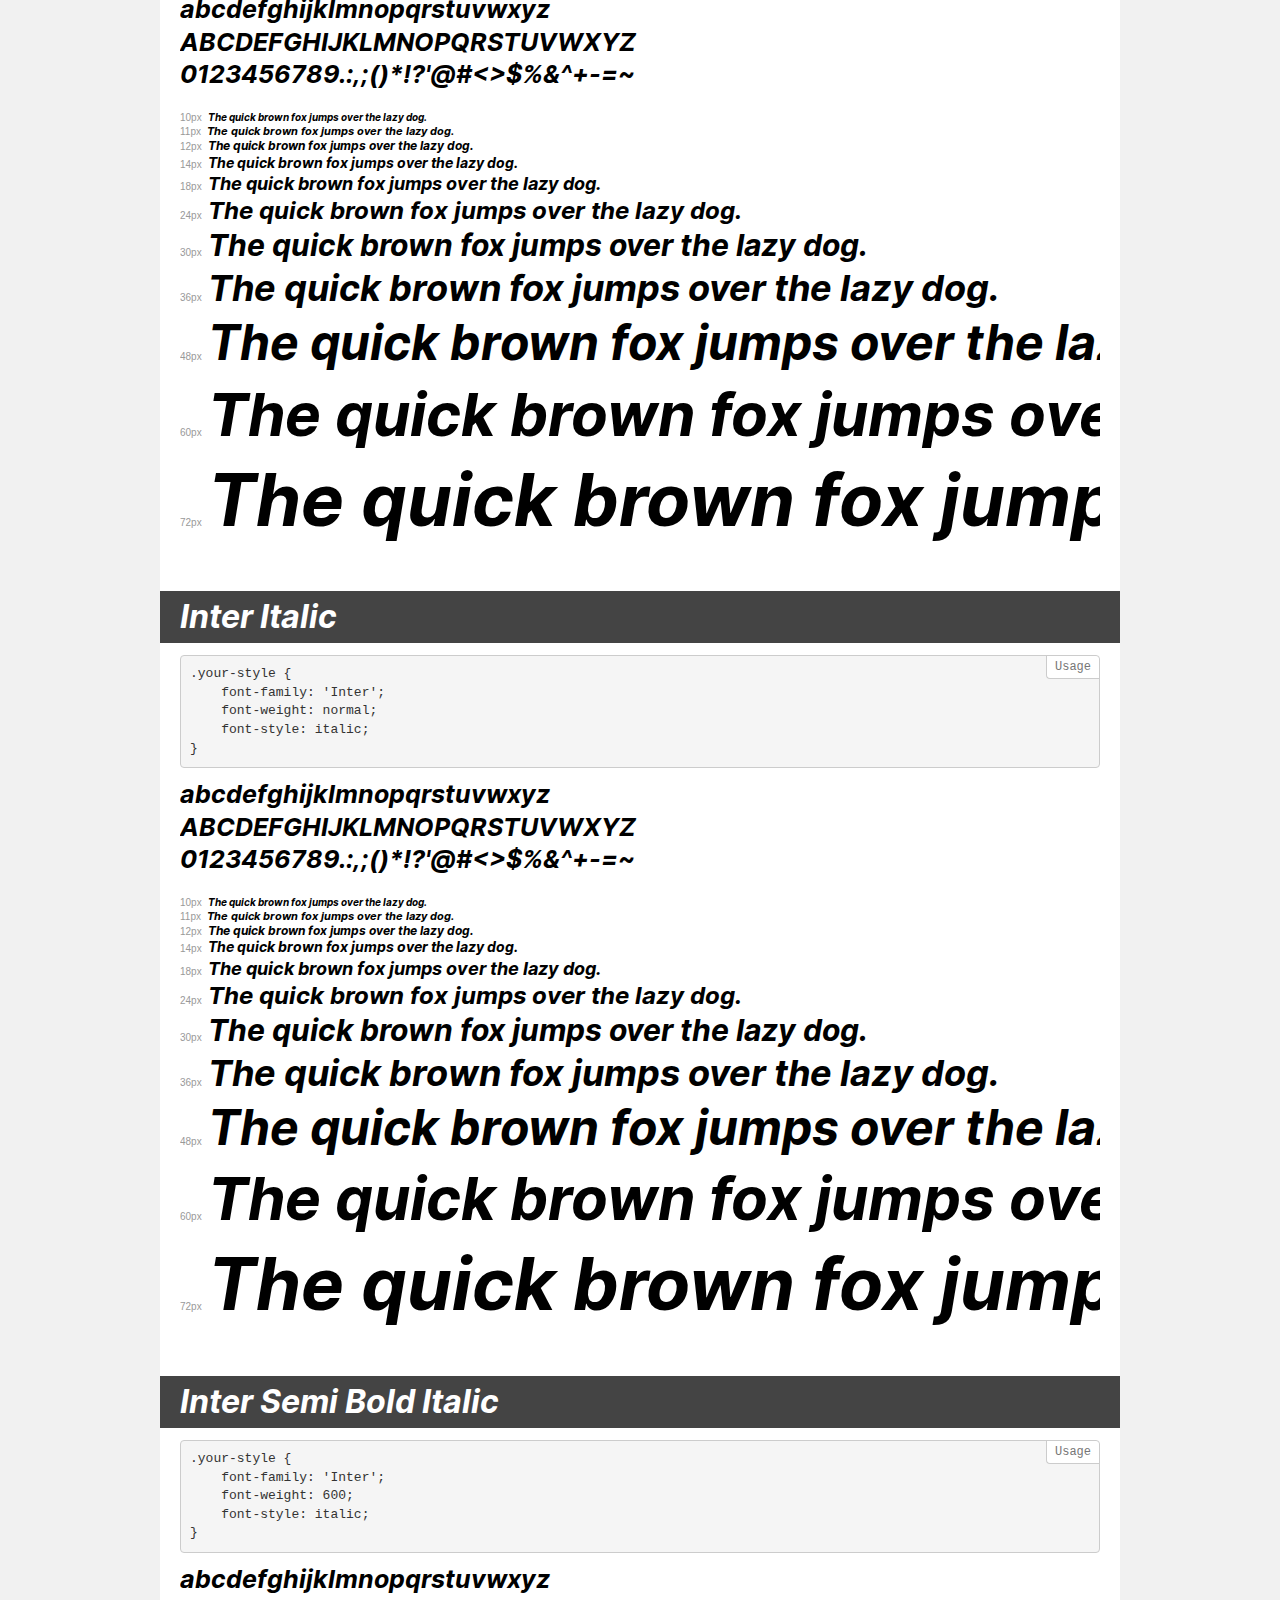
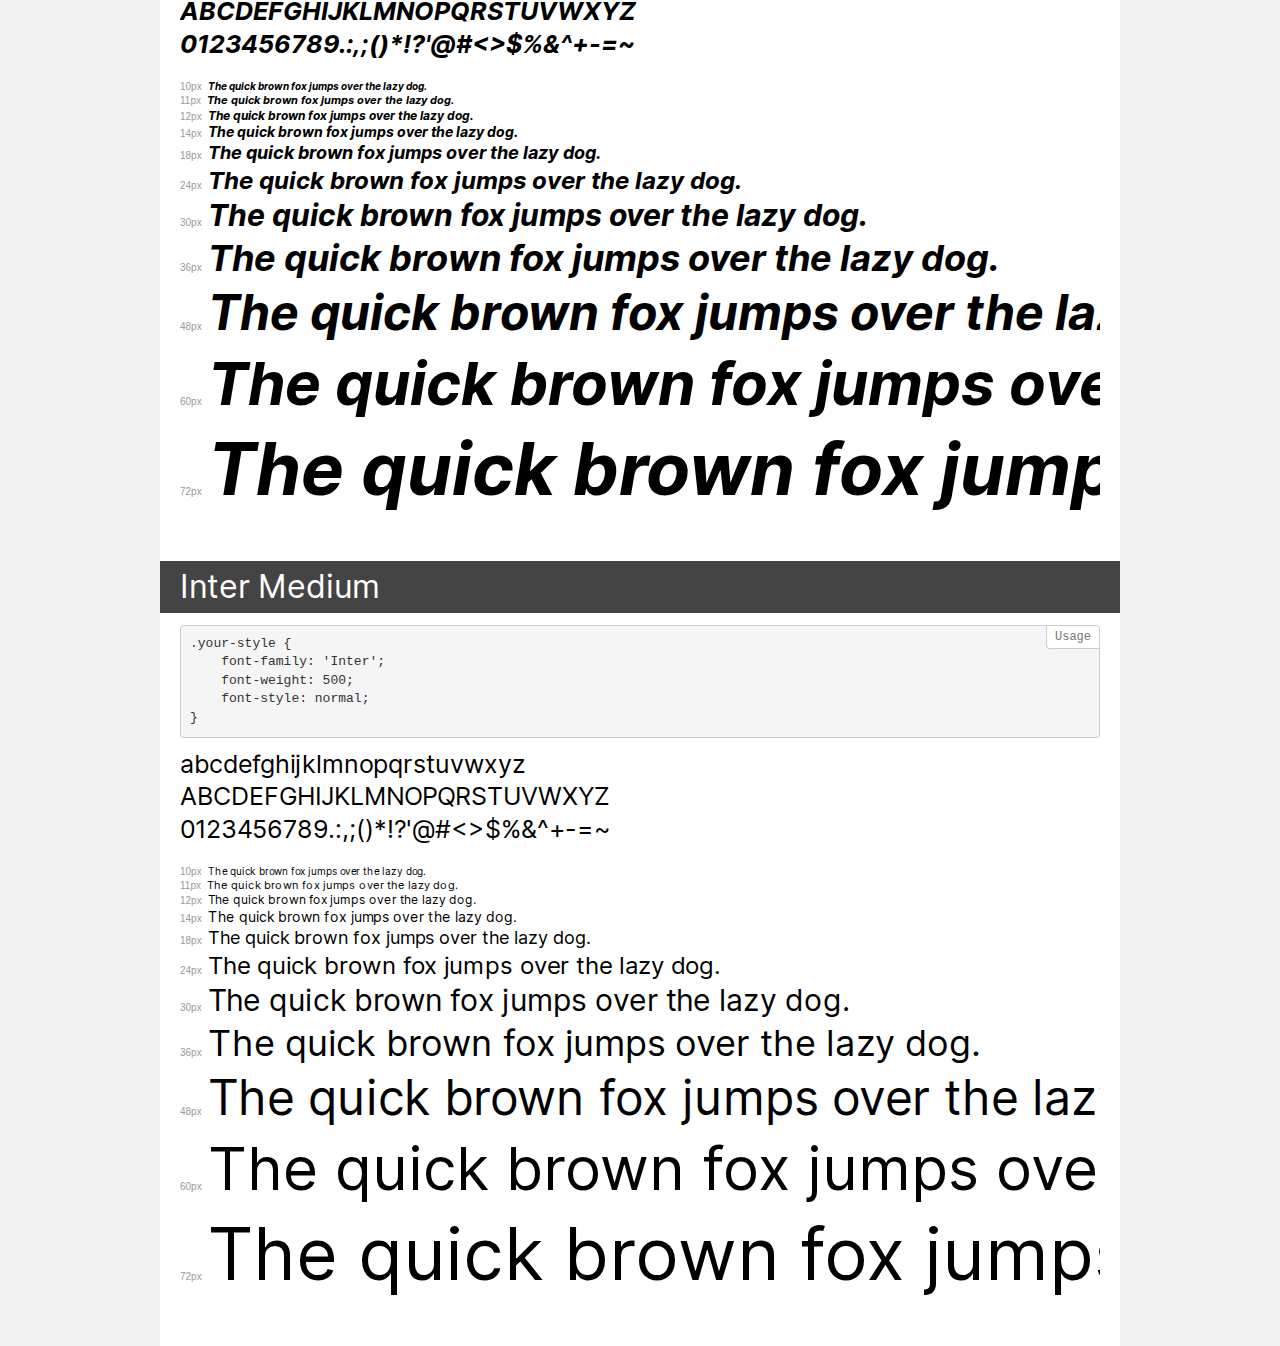
<file: css/font/demo.html>
<!DOCTYPE html>
<html>
<head>
    <meta charset="utf-8">
    <meta http-equiv="X-UA-Compatible" content="IE=edge">
    <meta name="viewport" content="width=device-width, initial-scale=1">
    <meta name="robots" content="noindex, noarchive">
    <meta name="format-detection" content="telephone=no">
    <title>Transfonter demo</title>
    <link href="stylesheet.css" rel="stylesheet">
    <style>
        /*
        http://meyerweb.com/eric/tools/css/reset/
        v2.0 | 20110126
        License: none (public domain)
        */
        html, body, div, span, applet, object, iframe,
        h1, h2, h3, h4, h5, h6, p, blockquote, pre,
        a, abbr, acronym, address, big, cite, code,
        del, dfn, em, img, ins, kbd, q, s, samp,
        small, strike, strong, sub, sup, tt, var,
        b, u, i, center,
        dl, dt, dd, ol, ul, li,
        fieldset, form, label, legend,
        table, caption, tbody, tfoot, thead, tr, th, td,
        article, aside, canvas, details, embed,
        figure, figcaption, footer, header, hgroup,
        menu, nav, output, ruby, section, summary,
        time, mark, audio, video {
            margin: 0;
            padding: 0;
            border: 0;
            font-size: 100%;
            font: inherit;
            vertical-align: baseline;
        }
        /* HTML5 display-role reset for older browsers */
        article, aside, details, figcaption, figure,
        footer, header, hgroup, menu, nav, section {
            display: block;
        }
        body {
            line-height: 1;
        }
        ol, ul {
            list-style: none;
        }
        blockquote, q {
            quotes: none;
        }
        blockquote:before, blockquote:after,
        q:before, q:after {
            content: '';
            content: none;
        }
        table {
            border-collapse: collapse;
            border-spacing: 0;
        }
        /* common styles */
        body {
            background: #f1f1f1;
            color: #000;
        }
        .page {
            background: #fff;
            width: 920px;
            margin: 0 auto;
            padding: 20px 20px 0 20px;
            overflow: hidden;
        }
        .font-container {
            overflow-x: auto;
            overflow-y: hidden;
            margin-bottom: 40px;
            line-height: 1.3;
            white-space: nowrap;
            padding-bottom: 5px;
        }
        h1 {
            position: relative;
            background: #444;
            font-size: 32px;
            color: #fff;
            padding: 10px 20px;
            margin: 0 -20px 12px -20px;
        }
        .letters {
            font-size: 25px;
            margin-bottom: 20px;
        }
        .s10:before {
            content: '10px';
        }
        .s11:before {
            content: '11px';
        }
        .s12:before {
            content: '12px';
        }
        .s14:before {
            content: '14px';
        }
        .s18:before {
            content: '18px';
        }
        .s24:before {
            content: '24px';
        }
        .s30:before {
            content: '30px';
        }
        .s36:before {
            content: '36px';
        }
        .s48:before {
            content: '48px';
        }
        .s60:before {
            content: '60px';
        }
        .s72:before {
            content: '72px';
        }
        .s10:before, .s11:before, .s12:before, .s14:before,
        .s18:before, .s24:before, .s30:before, .s36:before,
        .s48:before, .s60:before, .s72:before {
            font-family: Arial, sans-serif;
            font-size: 10px;
            font-weight: normal;
            font-style: normal;
            color: #999;
            padding-right: 6px;
        }
        pre {
            display: block;
            position: relative;
            padding: 9px;
            margin: 0 0 10px;
            font-family: Monaco, Menlo, Consolas, "Courier New", monospace !important;
            font-size: 13px;
            line-height: 1.428571429;
            color: #333;
            font-weight: normal !important;
            font-style: normal !important;
            background-color: #f5f5f5;
            border: 1px solid #ccc;
            overflow-x: auto;
            border-radius: 4px;
        }
        pre:after {
            display: block;
            position: absolute;
            right: 0;
            top: 0;
            content: 'Usage';
            line-height: 1;
            padding: 5px 8px;
            font-size: 12px;
            color: #767676;
            background-color: #fff;
            border: 1px solid #ccc;
            border-right: none;
            border-top: none;
            border-radius: 0 4px 0 4px;
            z-index: 10;
        }
        /* responsive */
        @media (max-width: 959px) {
            .page {
                width: auto;
                margin: 0;
            }
        }
    </style>
</head>
<body>
<div class="page">
    <div class="demo" style="font-family: 'Inter'; font-weight: bold; font-style: italic;">
        <h1>Inter Bold Italic</h1>
        <pre>.your-style {
    font-family: 'Inter';
    font-weight: bold;
    font-style: italic;
}</pre>
        <div class="font-container">
            <p class="letters">
                abcdefghijklmnopqrstuvwxyz<br>
ABCDEFGHIJKLMNOPQRSTUVWXYZ<br>
                0123456789.:,;()*!?'@#<>$%&^+-=~
            </p>
            <p class="s10" style="font-size: 10px;">The quick brown fox jumps over the lazy dog.</p>
            <p class="s11" style="font-size: 11px;">The quick brown fox jumps over the lazy dog.</p>
            <p class="s12" style="font-size: 12px;">The quick brown fox jumps over the lazy dog.</p>
            <p class="s14" style="font-size: 14px;">The quick brown fox jumps over the lazy dog.</p>
            <p class="s18" style="font-size: 18px;">The quick brown fox jumps over the lazy dog.</p>
            <p class="s24" style="font-size: 24px;">The quick brown fox jumps over the lazy dog.</p>
            <p class="s30" style="font-size: 30px;">The quick brown fox jumps over the lazy dog.</p>
            <p class="s36" style="font-size: 36px;">The quick brown fox jumps over the lazy dog.</p>
            <p class="s48" style="font-size: 48px;">The quick brown fox jumps over the lazy dog.</p>
            <p class="s60" style="font-size: 60px;">The quick brown fox jumps over the lazy dog.</p>
            <p class="s72" style="font-size: 72px;">The quick brown fox jumps over the lazy dog.</p>
        </div>
    </div>
    <div class="demo" style="font-family: 'Inter'; font-weight: 500; font-style: italic;">
        <h1>Inter Medium Italic</h1>
        <pre>.your-style {
    font-family: 'Inter';
    font-weight: 500;
    font-style: italic;
}</pre>
        <div class="font-container">
            <p class="letters">
                abcdefghijklmnopqrstuvwxyz<br>
ABCDEFGHIJKLMNOPQRSTUVWXYZ<br>
                0123456789.:,;()*!?'@#<>$%&^+-=~
            </p>
            <p class="s10" style="font-size: 10px;">The quick brown fox jumps over the lazy dog.</p>
            <p class="s11" style="font-size: 11px;">The quick brown fox jumps over the lazy dog.</p>
            <p class="s12" style="font-size: 12px;">The quick brown fox jumps over the lazy dog.</p>
            <p class="s14" style="font-size: 14px;">The quick brown fox jumps over the lazy dog.</p>
            <p class="s18" style="font-size: 18px;">The quick brown fox jumps over the lazy dog.</p>
            <p class="s24" style="font-size: 24px;">The quick brown fox jumps over the lazy dog.</p>
            <p class="s30" style="font-size: 30px;">The quick brown fox jumps over the lazy dog.</p>
            <p class="s36" style="font-size: 36px;">The quick brown fox jumps over the lazy dog.</p>
            <p class="s48" style="font-size: 48px;">The quick brown fox jumps over the lazy dog.</p>
            <p class="s60" style="font-size: 60px;">The quick brown fox jumps over the lazy dog.</p>
            <p class="s72" style="font-size: 72px;">The quick brown fox jumps over the lazy dog.</p>
        </div>
    </div>
    <div class="demo" style="font-family: 'Inter'; font-weight: 100; font-style: italic;">
        <h1>Inter Thin Italic BETA</h1>
        <pre>.your-style {
    font-family: 'Inter';
    font-weight: 100;
    font-style: italic;
}</pre>
        <div class="font-container">
            <p class="letters">
                abcdefghijklmnopqrstuvwxyz<br>
ABCDEFGHIJKLMNOPQRSTUVWXYZ<br>
                0123456789.:,;()*!?'@#<>$%&^+-=~
            </p>
            <p class="s10" style="font-size: 10px;">The quick brown fox jumps over the lazy dog.</p>
            <p class="s11" style="font-size: 11px;">The quick brown fox jumps over the lazy dog.</p>
            <p class="s12" style="font-size: 12px;">The quick brown fox jumps over the lazy dog.</p>
            <p class="s14" style="font-size: 14px;">The quick brown fox jumps over the lazy dog.</p>
            <p class="s18" style="font-size: 18px;">The quick brown fox jumps over the lazy dog.</p>
            <p class="s24" style="font-size: 24px;">The quick brown fox jumps over the lazy dog.</p>
            <p class="s30" style="font-size: 30px;">The quick brown fox jumps over the lazy dog.</p>
            <p class="s36" style="font-size: 36px;">The quick brown fox jumps over the lazy dog.</p>
            <p class="s48" style="font-size: 48px;">The quick brown fox jumps over the lazy dog.</p>
            <p class="s60" style="font-size: 60px;">The quick brown fox jumps over the lazy dog.</p>
            <p class="s72" style="font-size: 72px;">The quick brown fox jumps over the lazy dog.</p>
        </div>
    </div>
    <div class="demo" style="font-family: 'Inter'; font-weight: normal; font-style: normal;">
        <h1>Inter Regular</h1>
        <pre>.your-style {
    font-family: 'Inter';
    font-weight: normal;
    font-style: normal;
}</pre>
        <div class="font-container">
            <p class="letters">
                abcdefghijklmnopqrstuvwxyz<br>
ABCDEFGHIJKLMNOPQRSTUVWXYZ<br>
                0123456789.:,;()*!?'@#<>$%&^+-=~
            </p>
            <p class="s10" style="font-size: 10px;">The quick brown fox jumps over the lazy dog.</p>
            <p class="s11" style="font-size: 11px;">The quick brown fox jumps over the lazy dog.</p>
            <p class="s12" style="font-size: 12px;">The quick brown fox jumps over the lazy dog.</p>
            <p class="s14" style="font-size: 14px;">The quick brown fox jumps over the lazy dog.</p>
            <p class="s18" style="font-size: 18px;">The quick brown fox jumps over the lazy dog.</p>
            <p class="s24" style="font-size: 24px;">The quick brown fox jumps over the lazy dog.</p>
            <p class="s30" style="font-size: 30px;">The quick brown fox jumps over the lazy dog.</p>
            <p class="s36" style="font-size: 36px;">The quick brown fox jumps over the lazy dog.</p>
            <p class="s48" style="font-size: 48px;">The quick brown fox jumps over the lazy dog.</p>
            <p class="s60" style="font-size: 60px;">The quick brown fox jumps over the lazy dog.</p>
            <p class="s72" style="font-size: 72px;">The quick brown fox jumps over the lazy dog.</p>
        </div>
    </div>
    <div class="demo" style="font-family: 'Inter'; font-weight: 900; font-style: normal;">
        <h1>Inter Black</h1>
        <pre>.your-style {
    font-family: 'Inter';
    font-weight: 900;
    font-style: normal;
}</pre>
        <div class="font-container">
            <p class="letters">
                abcdefghijklmnopqrstuvwxyz<br>
ABCDEFGHIJKLMNOPQRSTUVWXYZ<br>
                0123456789.:,;()*!?'@#<>$%&^+-=~
            </p>
            <p class="s10" style="font-size: 10px;">The quick brown fox jumps over the lazy dog.</p>
            <p class="s11" style="font-size: 11px;">The quick brown fox jumps over the lazy dog.</p>
            <p class="s12" style="font-size: 12px;">The quick brown fox jumps over the lazy dog.</p>
            <p class="s14" style="font-size: 14px;">The quick brown fox jumps over the lazy dog.</p>
            <p class="s18" style="font-size: 18px;">The quick brown fox jumps over the lazy dog.</p>
            <p class="s24" style="font-size: 24px;">The quick brown fox jumps over the lazy dog.</p>
            <p class="s30" style="font-size: 30px;">The quick brown fox jumps over the lazy dog.</p>
            <p class="s36" style="font-size: 36px;">The quick brown fox jumps over the lazy dog.</p>
            <p class="s48" style="font-size: 48px;">The quick brown fox jumps over the lazy dog.</p>
            <p class="s60" style="font-size: 60px;">The quick brown fox jumps over the lazy dog.</p>
            <p class="s72" style="font-size: 72px;">The quick brown fox jumps over the lazy dog.</p>
        </div>
    </div>
    <div class="demo" style="font-family: 'Inter'; font-weight: 900; font-style: italic;">
        <h1>Inter Black Italic</h1>
        <pre>.your-style {
    font-family: 'Inter';
    font-weight: 900;
    font-style: italic;
}</pre>
        <div class="font-container">
            <p class="letters">
                abcdefghijklmnopqrstuvwxyz<br>
ABCDEFGHIJKLMNOPQRSTUVWXYZ<br>
                0123456789.:,;()*!?'@#<>$%&^+-=~
            </p>
            <p class="s10" style="font-size: 10px;">The quick brown fox jumps over the lazy dog.</p>
            <p class="s11" style="font-size: 11px;">The quick brown fox jumps over the lazy dog.</p>
            <p class="s12" style="font-size: 12px;">The quick brown fox jumps over the lazy dog.</p>
            <p class="s14" style="font-size: 14px;">The quick brown fox jumps over the lazy dog.</p>
            <p class="s18" style="font-size: 18px;">The quick brown fox jumps over the lazy dog.</p>
            <p class="s24" style="font-size: 24px;">The quick brown fox jumps over the lazy dog.</p>
            <p class="s30" style="font-size: 30px;">The quick brown fox jumps over the lazy dog.</p>
            <p class="s36" style="font-size: 36px;">The quick brown fox jumps over the lazy dog.</p>
            <p class="s48" style="font-size: 48px;">The quick brown fox jumps over the lazy dog.</p>
            <p class="s60" style="font-size: 60px;">The quick brown fox jumps over the lazy dog.</p>
            <p class="s72" style="font-size: 72px;">The quick brown fox jumps over the lazy dog.</p>
        </div>
    </div>
    <div class="demo" style="font-family: 'Inter'; font-weight: 300; font-style: normal;">
        <h1>Inter Light BETA</h1>
        <pre>.your-style {
    font-family: 'Inter';
    font-weight: 300;
    font-style: normal;
}</pre>
        <div class="font-container">
            <p class="letters">
                abcdefghijklmnopqrstuvwxyz<br>
ABCDEFGHIJKLMNOPQRSTUVWXYZ<br>
                0123456789.:,;()*!?'@#<>$%&^+-=~
            </p>
            <p class="s10" style="font-size: 10px;">The quick brown fox jumps over the lazy dog.</p>
            <p class="s11" style="font-size: 11px;">The quick brown fox jumps over the lazy dog.</p>
            <p class="s12" style="font-size: 12px;">The quick brown fox jumps over the lazy dog.</p>
            <p class="s14" style="font-size: 14px;">The quick brown fox jumps over the lazy dog.</p>
            <p class="s18" style="font-size: 18px;">The quick brown fox jumps over the lazy dog.</p>
            <p class="s24" style="font-size: 24px;">The quick brown fox jumps over the lazy dog.</p>
            <p class="s30" style="font-size: 30px;">The quick brown fox jumps over the lazy dog.</p>
            <p class="s36" style="font-size: 36px;">The quick brown fox jumps over the lazy dog.</p>
            <p class="s48" style="font-size: 48px;">The quick brown fox jumps over the lazy dog.</p>
            <p class="s60" style="font-size: 60px;">The quick brown fox jumps over the lazy dog.</p>
            <p class="s72" style="font-size: 72px;">The quick brown fox jumps over the lazy dog.</p>
        </div>
    </div>
    <div class="demo" style="font-family: 'Inter'; font-weight: 600; font-style: normal;">
        <h1>Inter Semi Bold</h1>
        <pre>.your-style {
    font-family: 'Inter';
    font-weight: 600;
    font-style: normal;
}</pre>
        <div class="font-container">
            <p class="letters">
                abcdefghijklmnopqrstuvwxyz<br>
ABCDEFGHIJKLMNOPQRSTUVWXYZ<br>
                0123456789.:,;()*!?'@#<>$%&^+-=~
            </p>
            <p class="s10" style="font-size: 10px;">The quick brown fox jumps over the lazy dog.</p>
            <p class="s11" style="font-size: 11px;">The quick brown fox jumps over the lazy dog.</p>
            <p class="s12" style="font-size: 12px;">The quick brown fox jumps over the lazy dog.</p>
            <p class="s14" style="font-size: 14px;">The quick brown fox jumps over the lazy dog.</p>
            <p class="s18" style="font-size: 18px;">The quick brown fox jumps over the lazy dog.</p>
            <p class="s24" style="font-size: 24px;">The quick brown fox jumps over the lazy dog.</p>
            <p class="s30" style="font-size: 30px;">The quick brown fox jumps over the lazy dog.</p>
            <p class="s36" style="font-size: 36px;">The quick brown fox jumps over the lazy dog.</p>
            <p class="s48" style="font-size: 48px;">The quick brown fox jumps over the lazy dog.</p>
            <p class="s60" style="font-size: 60px;">The quick brown fox jumps over the lazy dog.</p>
            <p class="s72" style="font-size: 72px;">The quick brown fox jumps over the lazy dog.</p>
        </div>
    </div>
    <div class="demo" style="font-family: 'Inter'; font-weight: 800; font-style: italic;">
        <h1>Inter Extra Bold Italic</h1>
        <pre>.your-style {
    font-family: 'Inter';
    font-weight: 800;
    font-style: italic;
}</pre>
        <div class="font-container">
            <p class="letters">
                abcdefghijklmnopqrstuvwxyz<br>
ABCDEFGHIJKLMNOPQRSTUVWXYZ<br>
                0123456789.:,;()*!?'@#<>$%&^+-=~
            </p>
            <p class="s10" style="font-size: 10px;">The quick brown fox jumps over the lazy dog.</p>
            <p class="s11" style="font-size: 11px;">The quick brown fox jumps over the lazy dog.</p>
            <p class="s12" style="font-size: 12px;">The quick brown fox jumps over the lazy dog.</p>
            <p class="s14" style="font-size: 14px;">The quick brown fox jumps over the lazy dog.</p>
            <p class="s18" style="font-size: 18px;">The quick brown fox jumps over the lazy dog.</p>
            <p class="s24" style="font-size: 24px;">The quick brown fox jumps over the lazy dog.</p>
            <p class="s30" style="font-size: 30px;">The quick brown fox jumps over the lazy dog.</p>
            <p class="s36" style="font-size: 36px;">The quick brown fox jumps over the lazy dog.</p>
            <p class="s48" style="font-size: 48px;">The quick brown fox jumps over the lazy dog.</p>
            <p class="s60" style="font-size: 60px;">The quick brown fox jumps over the lazy dog.</p>
            <p class="s72" style="font-size: 72px;">The quick brown fox jumps over the lazy dog.</p>
        </div>
    </div>
    <div class="demo" style="font-family: 'Inter'; font-weight: bold; font-style: normal;">
        <h1>Inter Bold</h1>
        <pre>.your-style {
    font-family: 'Inter';
    font-weight: bold;
    font-style: normal;
}</pre>
        <div class="font-container">
            <p class="letters">
                abcdefghijklmnopqrstuvwxyz<br>
ABCDEFGHIJKLMNOPQRSTUVWXYZ<br>
                0123456789.:,;()*!?'@#<>$%&^+-=~
            </p>
            <p class="s10" style="font-size: 10px;">The quick brown fox jumps over the lazy dog.</p>
            <p class="s11" style="font-size: 11px;">The quick brown fox jumps over the lazy dog.</p>
            <p class="s12" style="font-size: 12px;">The quick brown fox jumps over the lazy dog.</p>
            <p class="s14" style="font-size: 14px;">The quick brown fox jumps over the lazy dog.</p>
            <p class="s18" style="font-size: 18px;">The quick brown fox jumps over the lazy dog.</p>
            <p class="s24" style="font-size: 24px;">The quick brown fox jumps over the lazy dog.</p>
            <p class="s30" style="font-size: 30px;">The quick brown fox jumps over the lazy dog.</p>
            <p class="s36" style="font-size: 36px;">The quick brown fox jumps over the lazy dog.</p>
            <p class="s48" style="font-size: 48px;">The quick brown fox jumps over the lazy dog.</p>
            <p class="s60" style="font-size: 60px;">The quick brown fox jumps over the lazy dog.</p>
            <p class="s72" style="font-size: 72px;">The quick brown fox jumps over the lazy dog.</p>
        </div>
    </div>
    <div class="demo" style="font-family: 'Inter'; font-weight: 200; font-style: italic;">
        <h1>Inter Extra Light Italic BETA</h1>
        <pre>.your-style {
    font-family: 'Inter';
    font-weight: 200;
    font-style: italic;
}</pre>
        <div class="font-container">
            <p class="letters">
                abcdefghijklmnopqrstuvwxyz<br>
ABCDEFGHIJKLMNOPQRSTUVWXYZ<br>
                0123456789.:,;()*!?'@#<>$%&^+-=~
            </p>
            <p class="s10" style="font-size: 10px;">The quick brown fox jumps over the lazy dog.</p>
            <p class="s11" style="font-size: 11px;">The quick brown fox jumps over the lazy dog.</p>
            <p class="s12" style="font-size: 12px;">The quick brown fox jumps over the lazy dog.</p>
            <p class="s14" style="font-size: 14px;">The quick brown fox jumps over the lazy dog.</p>
            <p class="s18" style="font-size: 18px;">The quick brown fox jumps over the lazy dog.</p>
            <p class="s24" style="font-size: 24px;">The quick brown fox jumps over the lazy dog.</p>
            <p class="s30" style="font-size: 30px;">The quick brown fox jumps over the lazy dog.</p>
            <p class="s36" style="font-size: 36px;">The quick brown fox jumps over the lazy dog.</p>
            <p class="s48" style="font-size: 48px;">The quick brown fox jumps over the lazy dog.</p>
            <p class="s60" style="font-size: 60px;">The quick brown fox jumps over the lazy dog.</p>
            <p class="s72" style="font-size: 72px;">The quick brown fox jumps over the lazy dog.</p>
        </div>
    </div>
    <div class="demo" style="font-family: 'Inter'; font-weight: 200; font-style: normal;">
        <h1>Inter Extra Light BETA</h1>
        <pre>.your-style {
    font-family: 'Inter';
    font-weight: 200;
    font-style: normal;
}</pre>
        <div class="font-container">
            <p class="letters">
                abcdefghijklmnopqrstuvwxyz<br>
ABCDEFGHIJKLMNOPQRSTUVWXYZ<br>
                0123456789.:,;()*!?'@#<>$%&^+-=~
            </p>
            <p class="s10" style="font-size: 10px;">The quick brown fox jumps over the lazy dog.</p>
            <p class="s11" style="font-size: 11px;">The quick brown fox jumps over the lazy dog.</p>
            <p class="s12" style="font-size: 12px;">The quick brown fox jumps over the lazy dog.</p>
            <p class="s14" style="font-size: 14px;">The quick brown fox jumps over the lazy dog.</p>
            <p class="s18" style="font-size: 18px;">The quick brown fox jumps over the lazy dog.</p>
            <p class="s24" style="font-size: 24px;">The quick brown fox jumps over the lazy dog.</p>
            <p class="s30" style="font-size: 30px;">The quick brown fox jumps over the lazy dog.</p>
            <p class="s36" style="font-size: 36px;">The quick brown fox jumps over the lazy dog.</p>
            <p class="s48" style="font-size: 48px;">The quick brown fox jumps over the lazy dog.</p>
            <p class="s60" style="font-size: 60px;">The quick brown fox jumps over the lazy dog.</p>
            <p class="s72" style="font-size: 72px;">The quick brown fox jumps over the lazy dog.</p>
        </div>
    </div>
    <div class="demo" style="font-family: 'Inter'; font-weight: 800; font-style: normal;">
        <h1>Inter Extra Bold</h1>
        <pre>.your-style {
    font-family: 'Inter';
    font-weight: 800;
    font-style: normal;
}</pre>
        <div class="font-container">
            <p class="letters">
                abcdefghijklmnopqrstuvwxyz<br>
ABCDEFGHIJKLMNOPQRSTUVWXYZ<br>
                0123456789.:,;()*!?'@#<>$%&^+-=~
            </p>
            <p class="s10" style="font-size: 10px;">The quick brown fox jumps over the lazy dog.</p>
            <p class="s11" style="font-size: 11px;">The quick brown fox jumps over the lazy dog.</p>
            <p class="s12" style="font-size: 12px;">The quick brown fox jumps over the lazy dog.</p>
            <p class="s14" style="font-size: 14px;">The quick brown fox jumps over the lazy dog.</p>
            <p class="s18" style="font-size: 18px;">The quick brown fox jumps over the lazy dog.</p>
            <p class="s24" style="font-size: 24px;">The quick brown fox jumps over the lazy dog.</p>
            <p class="s30" style="font-size: 30px;">The quick brown fox jumps over the lazy dog.</p>
            <p class="s36" style="font-size: 36px;">The quick brown fox jumps over the lazy dog.</p>
            <p class="s48" style="font-size: 48px;">The quick brown fox jumps over the lazy dog.</p>
            <p class="s60" style="font-size: 60px;">The quick brown fox jumps over the lazy dog.</p>
            <p class="s72" style="font-size: 72px;">The quick brown fox jumps over the lazy dog.</p>
        </div>
    </div>
    <div class="demo" style="font-family: 'Inter'; font-weight: 100; font-style: normal;">
        <h1>Inter Thin BETA</h1>
        <pre>.your-style {
    font-family: 'Inter';
    font-weight: 100;
    font-style: normal;
}</pre>
        <div class="font-container">
            <p class="letters">
                abcdefghijklmnopqrstuvwxyz<br>
ABCDEFGHIJKLMNOPQRSTUVWXYZ<br>
                0123456789.:,;()*!?'@#<>$%&^+-=~
            </p>
            <p class="s10" style="font-size: 10px;">The quick brown fox jumps over the lazy dog.</p>
            <p class="s11" style="font-size: 11px;">The quick brown fox jumps over the lazy dog.</p>
            <p class="s12" style="font-size: 12px;">The quick brown fox jumps over the lazy dog.</p>
            <p class="s14" style="font-size: 14px;">The quick brown fox jumps over the lazy dog.</p>
            <p class="s18" style="font-size: 18px;">The quick brown fox jumps over the lazy dog.</p>
            <p class="s24" style="font-size: 24px;">The quick brown fox jumps over the lazy dog.</p>
            <p class="s30" style="font-size: 30px;">The quick brown fox jumps over the lazy dog.</p>
            <p class="s36" style="font-size: 36px;">The quick brown fox jumps over the lazy dog.</p>
            <p class="s48" style="font-size: 48px;">The quick brown fox jumps over the lazy dog.</p>
            <p class="s60" style="font-size: 60px;">The quick brown fox jumps over the lazy dog.</p>
            <p class="s72" style="font-size: 72px;">The quick brown fox jumps over the lazy dog.</p>
        </div>
    </div>
    <div class="demo" style="font-family: 'Inter'; font-weight: 300; font-style: italic;">
        <h1>Inter Light Italic BETA</h1>
        <pre>.your-style {
    font-family: 'Inter';
    font-weight: 300;
    font-style: italic;
}</pre>
        <div class="font-container">
            <p class="letters">
                abcdefghijklmnopqrstuvwxyz<br>
ABCDEFGHIJKLMNOPQRSTUVWXYZ<br>
                0123456789.:,;()*!?'@#<>$%&^+-=~
            </p>
            <p class="s10" style="font-size: 10px;">The quick brown fox jumps over the lazy dog.</p>
            <p class="s11" style="font-size: 11px;">The quick brown fox jumps over the lazy dog.</p>
            <p class="s12" style="font-size: 12px;">The quick brown fox jumps over the lazy dog.</p>
            <p class="s14" style="font-size: 14px;">The quick brown fox jumps over the lazy dog.</p>
            <p class="s18" style="font-size: 18px;">The quick brown fox jumps over the lazy dog.</p>
            <p class="s24" style="font-size: 24px;">The quick brown fox jumps over the lazy dog.</p>
            <p class="s30" style="font-size: 30px;">The quick brown fox jumps over the lazy dog.</p>
            <p class="s36" style="font-size: 36px;">The quick brown fox jumps over the lazy dog.</p>
            <p class="s48" style="font-size: 48px;">The quick brown fox jumps over the lazy dog.</p>
            <p class="s60" style="font-size: 60px;">The quick brown fox jumps over the lazy dog.</p>
            <p class="s72" style="font-size: 72px;">The quick brown fox jumps over the lazy dog.</p>
        </div>
    </div>
    <div class="demo" style="font-family: 'Inter'; font-weight: normal; font-style: italic;">
        <h1>Inter Italic</h1>
        <pre>.your-style {
    font-family: 'Inter';
    font-weight: normal;
    font-style: italic;
}</pre>
        <div class="font-container">
            <p class="letters">
                abcdefghijklmnopqrstuvwxyz<br>
ABCDEFGHIJKLMNOPQRSTUVWXYZ<br>
                0123456789.:,;()*!?'@#<>$%&^+-=~
            </p>
            <p class="s10" style="font-size: 10px;">The quick brown fox jumps over the lazy dog.</p>
            <p class="s11" style="font-size: 11px;">The quick brown fox jumps over the lazy dog.</p>
            <p class="s12" style="font-size: 12px;">The quick brown fox jumps over the lazy dog.</p>
            <p class="s14" style="font-size: 14px;">The quick brown fox jumps over the lazy dog.</p>
            <p class="s18" style="font-size: 18px;">The quick brown fox jumps over the lazy dog.</p>
            <p class="s24" style="font-size: 24px;">The quick brown fox jumps over the lazy dog.</p>
            <p class="s30" style="font-size: 30px;">The quick brown fox jumps over the lazy dog.</p>
            <p class="s36" style="font-size: 36px;">The quick brown fox jumps over the lazy dog.</p>
            <p class="s48" style="font-size: 48px;">The quick brown fox jumps over the lazy dog.</p>
            <p class="s60" style="font-size: 60px;">The quick brown fox jumps over the lazy dog.</p>
            <p class="s72" style="font-size: 72px;">The quick brown fox jumps over the lazy dog.</p>
        </div>
    </div>
    <div class="demo" style="font-family: 'Inter'; font-weight: 600; font-style: italic;">
        <h1>Inter Semi Bold Italic</h1>
        <pre>.your-style {
    font-family: 'Inter';
    font-weight: 600;
    font-style: italic;
}</pre>
        <div class="font-container">
            <p class="letters">
                abcdefghijklmnopqrstuvwxyz<br>
ABCDEFGHIJKLMNOPQRSTUVWXYZ<br>
                0123456789.:,;()*!?'@#<>$%&^+-=~
            </p>
            <p class="s10" style="font-size: 10px;">The quick brown fox jumps over the lazy dog.</p>
            <p class="s11" style="font-size: 11px;">The quick brown fox jumps over the lazy dog.</p>
            <p class="s12" style="font-size: 12px;">The quick brown fox jumps over the lazy dog.</p>
            <p class="s14" style="font-size: 14px;">The quick brown fox jumps over the lazy dog.</p>
            <p class="s18" style="font-size: 18px;">The quick brown fox jumps over the lazy dog.</p>
            <p class="s24" style="font-size: 24px;">The quick brown fox jumps over the lazy dog.</p>
            <p class="s30" style="font-size: 30px;">The quick brown fox jumps over the lazy dog.</p>
            <p class="s36" style="font-size: 36px;">The quick brown fox jumps over the lazy dog.</p>
            <p class="s48" style="font-size: 48px;">The quick brown fox jumps over the lazy dog.</p>
            <p class="s60" style="font-size: 60px;">The quick brown fox jumps over the lazy dog.</p>
            <p class="s72" style="font-size: 72px;">The quick brown fox jumps over the lazy dog.</p>
        </div>
    </div>
    <div class="demo" style="font-family: 'Inter'; font-weight: 500; font-style: normal;">
        <h1>Inter Medium</h1>
        <pre>.your-style {
    font-family: 'Inter';
    font-weight: 500;
    font-style: normal;
}</pre>
        <div class="font-container">
            <p class="letters">
                abcdefghijklmnopqrstuvwxyz<br>
ABCDEFGHIJKLMNOPQRSTUVWXYZ<br>
                0123456789.:,;()*!?'@#<>$%&^+-=~
            </p>
            <p class="s10" style="font-size: 10px;">The quick brown fox jumps over the lazy dog.</p>
            <p class="s11" style="font-size: 11px;">The quick brown fox jumps over the lazy dog.</p>
            <p class="s12" style="font-size: 12px;">The quick brown fox jumps over the lazy dog.</p>
            <p class="s14" style="font-size: 14px;">The quick brown fox jumps over the lazy dog.</p>
            <p class="s18" style="font-size: 18px;">The quick brown fox jumps over the lazy dog.</p>
            <p class="s24" style="font-size: 24px;">The quick brown fox jumps over the lazy dog.</p>
            <p class="s30" style="font-size: 30px;">The quick brown fox jumps over the lazy dog.</p>
            <p class="s36" style="font-size: 36px;">The quick brown fox jumps over the lazy dog.</p>
            <p class="s48" style="font-size: 48px;">The quick brown fox jumps over the lazy dog.</p>
            <p class="s60" style="font-size: 60px;">The quick brown fox jumps over the lazy dog.</p>
            <p class="s72" style="font-size: 72px;">The quick brown fox jumps over the lazy dog.</p>
        </div>
    </div>
</div>
</body>
</html>
</file>
<file: css/base.css>
body {
    font-family: 'Inter', sans-serif;
    font-weight: 400;
    font-size: 16px;
    color: #434343;
}

.none {
    display: none !important;
}

.visually-hidden {
    position: absolute;
    opacity: 0;
    visibility: hidden;
    width: 0px;
    height: 0px;
    display: block;
    margin-left: -10000px;
    background: transparent;
    font-size: 0;
}

.container {
    width: 950px;
    padding-left: 15px;
    padding-right: 15px;
    margin-left: auto;
    margin-right: auto;
}

@media (max-width: 949px) {
    .container {
        width: 390px;
    }
}

.no-scroll {
    overflow: hidden;
}
</file>
<file: css/blocks/header.css>
.header {
    padding: 10px 0 9px;
    background-color: #219CC5;
}

.header-row {
    display: flex;
    align-items: center;
    justify-content: space-between;
    font-weight: 700;
}

.header-logo {
    color: #FFFFFF;
    font-size: 24px;
}

.header-nav, .header-login {
    font-size: 14px;
}

.header-nav ul {
    display: flex;
}

.header-nav li+li {
    margin-left: 6px;
}

.header-nav a, .header-login {
    padding: 7px 5px;
    border-radius: 10px;
    background-color: #FFFFFF;
}

.header-nav img, .header-login img {
    width: 16px;
    height: 16px;
    margin-right: 4px;
}

.menu-icon {
    display: none;
}

@media (max-width: 749px) {
    .header-nav, .header-login {
        display: none;
    }
    .menu-icon {
        display: block;
    }
}
</file>
<file: css/blocks/home.css>
.home {
    position: relative;
    padding: 40px 0 39px;
    min-height: 1794px;
}

.bg-img {
    z-index: -1;
    position: absolute;
    left: 0;
    top: 0;
    width: 100%;
    height: 100%;
    background-color: #CBE7F1;
}

.bg-img img {
    width: 100%;
    object-fit: cover;
}

.news {
    position: relative;
    border-radius: 20px;
    background-color: #FFFFFF;
    width: 920px;
    margin-bottom: 38px;
}

.news-1 {
    padding: 12px 95px;
}

.news-scroll {
    position: absolute;
    top: 50%;
    transform: translateY(-50%);
    width: 100%;
    display: flex;
    justify-content: space-between;
    padding: 0 20px;
    pointer-events: none;
}

.news-scroll img {
    width: 25px;
    pointer-events: auto;
    cursor: pointer;
}

.news-photo {
    display: flex;
    margin-bottom: 13px;
}

.news-photo img {
    border-radius: 10px;
}

.photo-1 {
    margin-right: 30px;
}

.news-text {
    font-size: 14px;
    font-weight: 700;
    line-height: 17px;
}

.mobile-text {
    display: none;
}

.cards, .cards-2 {
    width: 920px;
    margin-bottom: 39px;
}

.cards-3 {
    width: 920px;
}

.cards ul, .cards-2 ul, .cards-3 ul {
    display: flex;
}

.cards li, .cards-2 li, .cards-3 li {
    display: flex;
    justify-content: center;
    align-items: center;
    margin-right: 30px;
    border-radius: 10px;
    background-color: #FFFFFF;
    width: 160px;
    height: 104px;
    text-align: center;
    font-weight: 700;
    line-height: 19px;
}

.cards li:last-child, .cards-2 li:last-child, .cards-3 li:last-child {
    margin-right: 0px;
}

.gosuslugi {
    display: flex;
    background-color: #FFFFFF;
    border-radius: 20px;
    width: 920px;
    padding: 12px 0;
    margin-bottom: 39px;
}

.gosuslugi-suggestion {
    margin-right: 95px;
}

.review {
    background-color: #FFFFFF;
    border-radius: 20px;
    width: 920px;
    padding: 12px 0;
    margin-bottom: 38px;
}

.review-description {
    margin-bottom: 17px;
}

.review-description img {
    padding: 0 95px;
}

.review-more {
    color: #FF0000;
    font-size: 18px;
    font-weight: 700;
    line-height: 22px;
    margin-left: 705px;
}

@media (max-width: 390px) {
    .home {
        min-height: 1859px;
    }

    .bg-img img, .news-scroll, .photo-1 {
        display: none;
    }

    .news {
        width: 100%;
    }

    .news-1 {
        padding: 12px 33px;
    }

    .full-text {
        display: none;
    }

    .mobile-text {
        display: block;
    }

    .cards, .cards-2, .cards-3 {
        width: 100%;
    }
    
    .cards ul, .cards-2 ul, .cards-3 ul {
        flex-wrap: wrap;
    }
    
    .cards li, .cards-2 li, .cards-3 li {
        margin: 13px 30px 0 0;
        flex: 1 1 150px;
    }

    .cards li:nth-child(even), .cards-2 li:nth-child(even), .cards-3 li:nth-child(even) {
        margin-right: 0px;
    }

    .gosuslugi {
        display: block;
        width: 100%;
    }

    .gosuslugi-logo {
        width: 150px;
        margin: 0 30% 0;
    }

    .gosuslugi-suggestion {
        margin: 0 24px 19px;
    }

    .review {
        width: 100%;
    }

    .review-description img {
        padding: 0 8px;
    }

    .review-more {
        margin-left: 230px;
    }
}
</file>
<file: css/blocks/footer.css>
.footer {
    padding: 39px 0 44px;
    background-color: #145F78;
    color: #FFFFFF;
}

.footer-nav {
    font-weight: 700;
    line-height: 19px;
    text-align: left;
    display: flex;
    justify-content: end;
}

.footer-nav li + li {
    margin-top: 10px;
}

.footer-nav li:nth-child(1) a {
    margin-left: 0px;
}
.footer-nav li:nth-child(2) a {
    margin-left: 14px;
}
.footer-nav li:nth-child(3) a {
    margin-left: 33px;
}
</file>
<file: css/blocks/mobile-nav-button.css>
.mobile-nav-button {
    cursor: pointer;
    padding: 0;
    border: none;
    background: transparent;
    position: relative;
    z-index: 999;
    width: 18px;
    height: 16px;
    align-self: center;
    display: none;
}

.mobile-nav-button__icon {
    display: block;
    position: relative;
    width: 18px;
    height: 2px;
    background-color: #FFFFFF;
}

.mobile-nav-button__icon::after,
.mobile-nav-button__icon::before {
    position: absolute;
    content: '';
    width: 18px;
    height: 2px;
    background-color: #FFFFFF;
    transition: transform 0.15s ease-in, top 0.15s ease-in 0.15s;
}

.mobile-nav-button__icon::before {
    left: 0;
    top: -5px;
}

.mobile-nav-button__icon::after {
    left: 0;
    top: 5px;
}

.mobile-nav-button__icon.active {
    background-color: transparent;
}

.mobile-nav-button__icon.active::before {
    transform: rotate(45deg);
    top: 0;
    transition: top 0.15s linear, transform 0.15s ease-in 0.15s;
}

.mobile-nav-button__icon.active::after {
    transform: rotate(-45deg);
    top: 0;
    transition: top 0.15s linear, transform 0.15s ease-in 0.15s;
}

@media (max-width: 749px) {
    .mobile-nav-button {
        display: flow;
    }
}
</file>
<file: css/blocks/mobile-nav.css>
.mobile-nav {
    display: none;
    position: fixed;
    z-index: 99;
    top: 0;
    right: 0;
    width: 145px;
    height: 100%;
    background-color: #219CC5;
    flex-direction: column;
    align-items: center;
    padding: 40px 15px;
    text-align: center;
}

.mobile-nav.active {
    display: flex;
}

.mobile-nav-list {
    margin-top: 23px;
    font-weight: 700;
    font-size: 14px;
}

.mobile-nav-list li + li {
    margin-top: 3px;
}

.mobile-login {
    margin-top: 6px;
    font-weight: 700;
    font-size: 14px;
}

.mobile-nav a, .mobile-login {
    padding: 7px 5px;
    border-radius: 10px;
    background-color: #FFFFFF;
}

.mobile-nav-list a {
    width: 100%;
    display: block;
}

.mobile-nav img, .mobile-login img {
    margin-right: 5px;
}
</file>
<file: css/font/stylesheet.css>
@font-face {
    font-family: 'Inter';
    src: url('Inter-Regular.eot');
    src: local('Inter Regular'), local('Inter-Regular'),
        url('Inter-Regular.eot?#iefix') format('embedded-opentype'),
        url('Inter-Regular.woff2') format('woff2'),
        url('Inter-Regular.woff') format('woff'),
        url('Inter-Regular.ttf') format('truetype');
    font-weight: normal;
    font-style: normal;
}

@font-face {
    font-family: 'Inter';
    src: url('Inter-Bold.eot');
    src: local('Inter Bold'), local('Inter-Bold'),
        url('Inter-Bold.eot?#iefix') format('embedded-opentype'),
        url('Inter-Bold.woff2') format('woff2'),
        url('Inter-Bold.woff') format('woff'),
        url('Inter-Bold.ttf') format('truetype');
    font-weight: bold;
    font-style: normal;
}

@font-face {
    font-family: 'Inter';
    src: url('Inter-BoldItalic.eot');
    src: local('Inter Bold Italic'), local('Inter-BoldItalic'),
        url('Inter-BoldItalic.eot?#iefix') format('embedded-opentype'),
        url('Inter-BoldItalic.woff2') format('woff2'),
        url('Inter-BoldItalic.woff') format('woff'),
        url('Inter-BoldItalic.ttf') format('truetype');
    font-weight: bold;
    font-style: italic;
}
</file>
<file: css/blocks/about.css>
.about {
    position: relative;
    padding: 40px 0 39px;
    min-height: 2457px;
}

.about-content {
    display: flex;
    line-height: 19px;
}

.bg-img {
    z-index: -1;
    position: absolute;
    left: 0;
    top: 0;
    width: 100%;
    height: 100%;
    background-color: #CBE7F1;
}

.bg-img img {
    width: 100%;
    object-fit: cover;
}

.about-info {
    border-radius: 20px;
    background-color: #FFFFFF;
    margin-right: 30px;
    padding: 13px 38px 13px 65px;
}

.about-data {
    border-radius: 20px;
    background-color: #FFFFFF;
    padding: 13px 28px 20px 27px;
    height: 100%;
}

.info-heading {
    font-weight: 700;
    text-align: center;
    margin-bottom: 13px;
}

.heading {
    font-weight: 700;
    font-style: italic;
}

.subheading {
    font-weight: 700;
    color: #FF2A2A;
}

.links-2 {
    color: #2C94BB;
}

.links {
    color: #FF2A2A;
}

@media (max-width: 390px) {
    .bg-img img {
        display: none;
    }

    .about {
        min-height: 2067px;
    }
    
    .about-content {
        display: block;
    }

    .about-info {
        margin: 0 0 13px 0;
        padding: 6px 9px 19px 6px;
    }

    .about-data {
        padding: 13px 22px 21px 20px;
    }
}
</file>
<file: css/blocks/students.css>
.students {
    position: relative;
    padding: 40px 0 39px;
    min-height: 1821px;
}

.students-content {
    display: flex;
    justify-content: space-between;
    line-height: 12px;
    font-size: 10px;
}

.students-mobile-content {
    display: none;
}

.left-column, .right-column {
    flex: 1;
}

.bg-img {
    z-index: -1;
    position: absolute;
    left: 0;
    top: 0;
    width: 100%;
    height: 100%;
    background-color: #CBE7F1;
}

.bg-img img {
    width: 100%;
    object-fit: cover;
}

.links {
    color: #FF2A2A;
}

.links-2 {
    color: #2C94BB;
}

.promotion {
    border-radius: 20px;
    background-color: #FFFFFF;
    margin: 0 30px 14px 0;
    padding: 13px 35px 13px 31px;
    width: 350px;
    text-indent: 8%;
}

.evraz {
    border-radius: 20px;
    background-color: #FFFFFF;
    padding: 14px 32px 12px 28px;
    margin-bottom: 13px;
    width: 540px;
}

.card {
    border-radius: 20px;
    background-color: #FFFFFF;
    padding: 12px 21px 15px 22px;
    margin: 0 30px 14px 0;
    width: 350px;
}

.olympics {
    display: flex;
    border-radius: 20px;
    background-color: #FFFFFF;
    padding: 16px 32px 13px 30px;
    margin-bottom: 13px;
    width: 540px;
}

.olympics-cover img {
    width: 158px;
}

.olympics-text {
    width: 316px;
    margin-right: 4px;
}

.olympics-ad {
    margin-bottom: 15px;
}

.contest {
    border-radius: 20px;
    background-color: #FFFFFF;
    padding: 15px 46px 14px 25px;
    margin: 0 30px 23px 0;
    width: 350px;
}

.contest-text {
    margin: 10px 56px 0;
    text-align: center;
}

.support {
    border-radius: 20px;
    background-color: #FFFFFF;
    padding: 51px 17px 38px 25px;
    width: 540px;
    display: grid;
    place-items: center;
}

.support-text {
    margin-bottom: 41px;
}

.support-cover {
    width: 410px;
}

.platform {
    border-radius: 20px;
    background-color: #FFFFFF;
    padding: 12px 15px 27px 32px;
    margin-right: 30px;
    width: 350px;
}

.platform-text {
    margin-top: 9px;
}

.platform-cover img {
    width: 100%;
}

@media (max-width: 390px) {
    .bg-img img {
        display: none;
    }

    .students {
        min-height: 4059px;
    }
    
    .students-content {
        display: none;
    }

    .students-mobile-content {
        display: block;
        font-size: 10px;
    }

    .promotion, .card, .contest, .platform {
        /* margin: 0 0 13px 0; */
        margin-bottom: 13px;
        width: 100%;
    }

    .evraz, .olympics, .support {
        width: 100%;
    }

    .promotion {
        padding: 6px 9px 15px 13px;
    }

    .evraz {
        padding: 14px 24px 15px 28px;
    }
    
    .card {
        padding: 12px 16px 10px 22px;
    }

    .card img {
        margin-bottom: 11px;
    }

    .olympics {
        display: block;
        padding: 13px 18px 18px 21px;
    }

    .olympics-cover {
        margin-bottom: 10px;
    }

    .olympics-cover img {
        width: 100%;
    }

    .contest {
        padding: 15px 28px 16px 25px;
    }

    .contest-text {
        margin: 8px 0 0;
    }

    .platform {
        padding: 12px 24px 10px 32px;
    }

    .platform-text {
        margin-top: 11px;
    }

    .support {
        padding: 12px 15px 15px 13px;
    }

    .support-text {
        margin-bottom: 3px;
    }

    .support-cover {
        width: 100%;
    }
}
</file>
